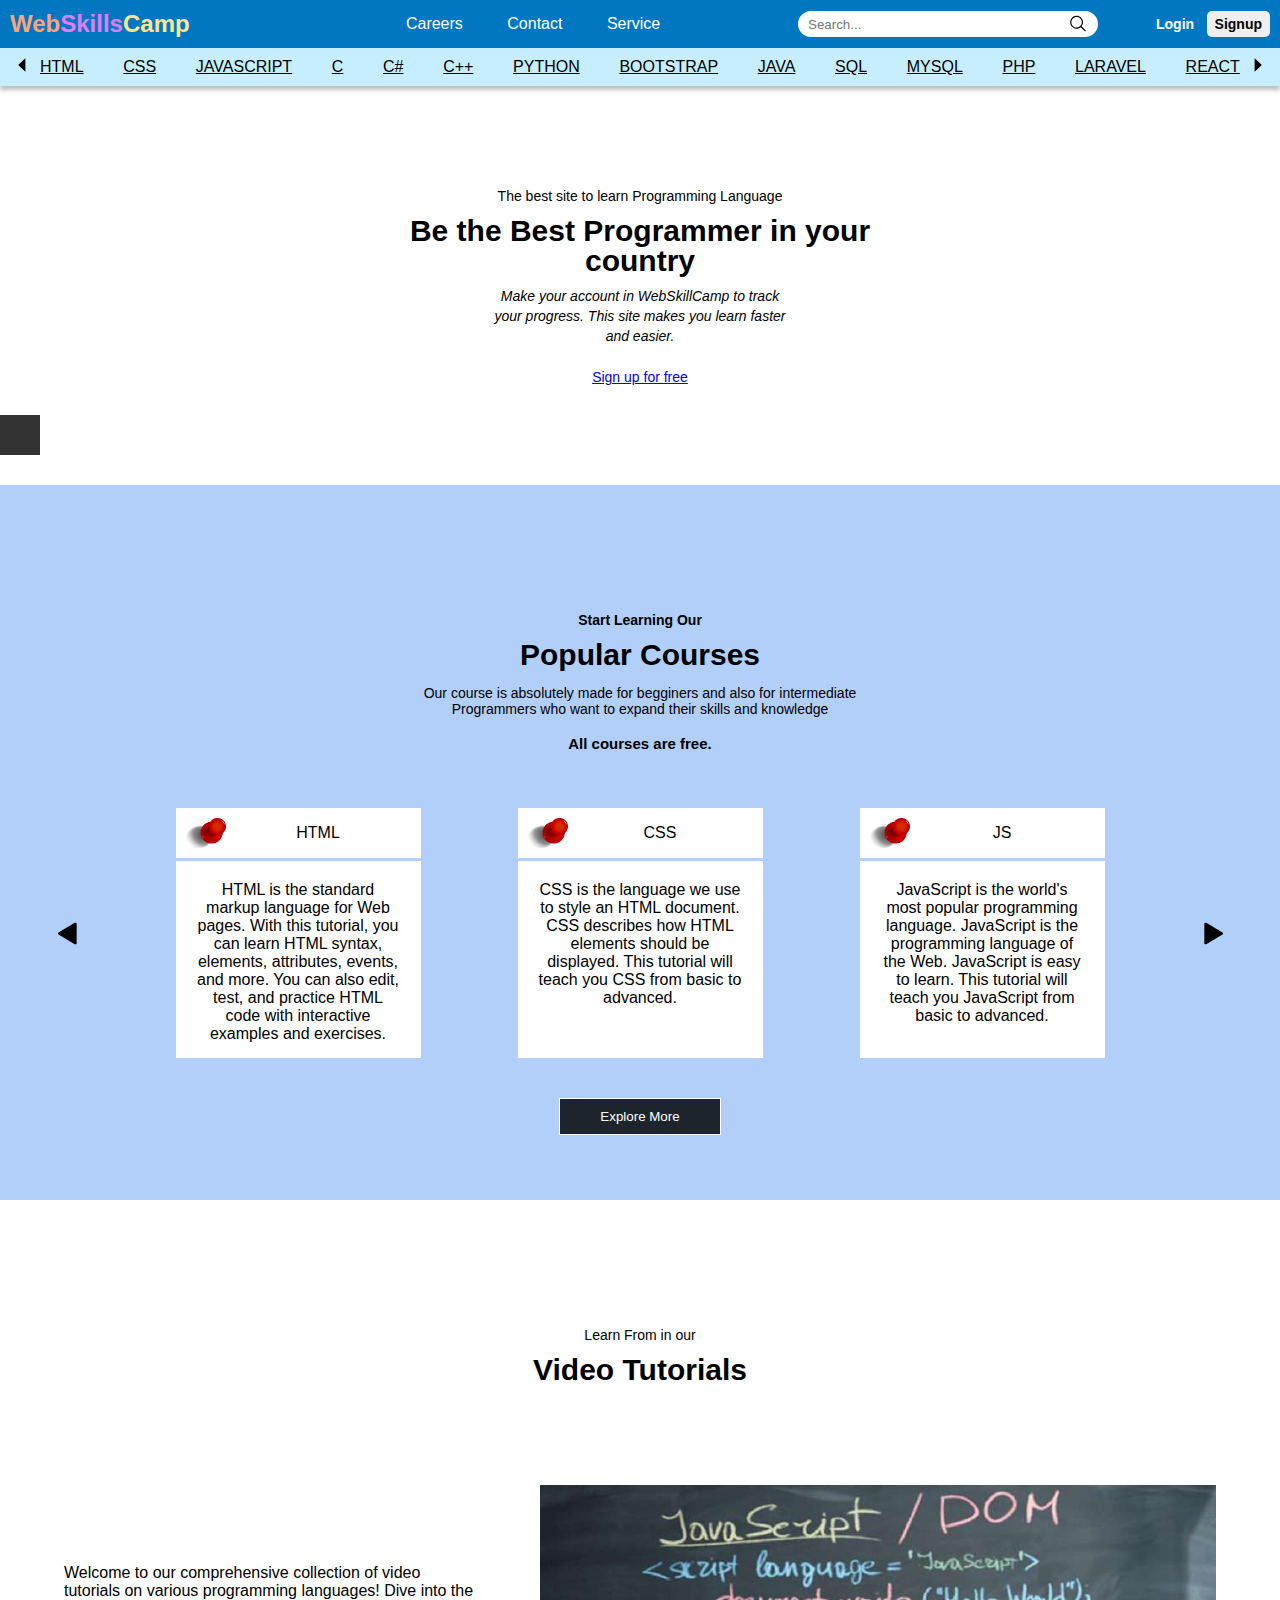
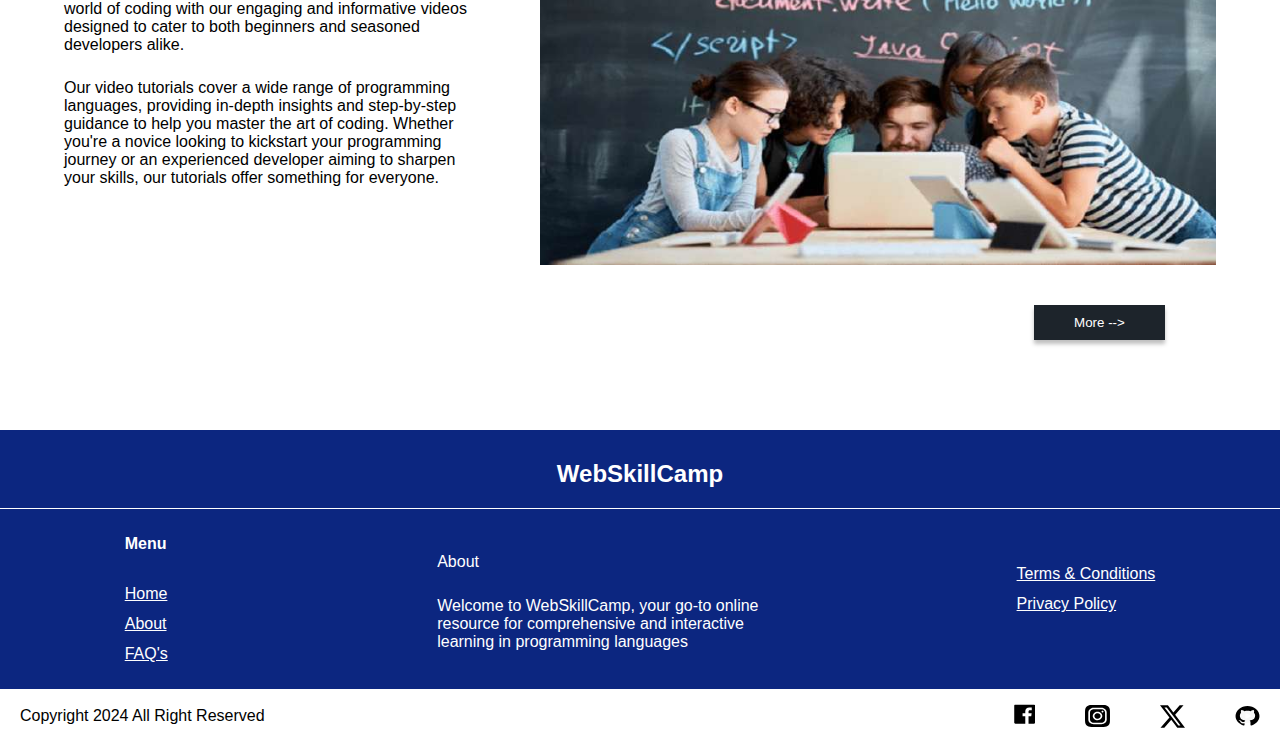
<file: index.html>
<!DOCTYPE html>
<html lang="en">
<head>
    <meta charset="UTF-8">
    <meta name="viewport" content="width=device-width, initial-scale=1.0">
    <title>WebSkillCamp</title>
    <link rel="stylesheet" href="style.css">
    <link rel="stylesheet" href="footer.css">
    <link rel="stylesheet" href="https://cdnjs.cloudflare.com/ajax/libs/font-awesome/6.5.2/css/all.min.css" integrity="sha512-SnH5WK+bZxgPHs44uWIX+LLJAJ9/2PkPKZ5QiAj6Ta86w+fsb2TkcmfRyVX3pBnMFcV7oQPJkl9QevSCWr3W6A==" crossorigin="anonymous" referrerpolicy="no-referrer" />
    <script defer src="script.js"></script>
</head>
<body>
    <div class="container">
        <header>
            <div class="header_wrapper">
                <h1 class="logo"><a href="">Skills</a></h1>
                <nav class="nav">
                    <ul>
                        <li><a href="career.html">Careers</a></li>
                        <li><a href="contact.html">Contact</a></li>
                        <li><a href="service.html">Service</a></li>
                    </ul>
                </nav>
                <div class="search_con">
                    <input type="search" name="search" id="search" placeholder="Search...">
                    <svg width="20" height="20" viewBox="0 0 32 32" fill="none" xmlns="http://www.w3.org/2000/svg">
                        <path d="M29 27.5861L21.448 20.0341C23.2628 17.8554 24.1678 15.061 23.9747 12.232C23.7816 9.40309 22.5052 6.75751 20.4112 4.84563C18.3172 2.93376 15.5667 1.90279 12.732 1.9672C9.89717 2.03161 7.19635 3.18644 5.19133 5.19146C3.18632 7.19647 2.03149 9.89729 1.96708 12.7321C1.90267 15.5669 2.93363 18.3173 4.84551 20.4114C6.75738 22.5054 9.40296 23.7817 12.2319 23.9748C15.0608 24.1679 17.8553 23.2629 20.034 21.4481L27.586 29.0001L29 27.5861ZM3.99999 13.0001C3.99999 11.2201 4.52783 9.48003 5.51677 7.99998C6.5057 6.51994 7.91131 5.36639 9.55584 4.6852C11.2004 4.00401 13.01 3.82578 14.7558 4.17305C16.5016 4.52032 18.1053 5.37748 19.364 6.63615C20.6226 7.89483 21.4798 9.49847 21.8271 11.2443C22.1743 12.9901 21.9961 14.7997 21.3149 16.4443C20.6337 18.0888 19.4802 19.4944 18.0001 20.4833C16.5201 21.4723 14.78 22.0001 13 22.0001C10.6139 21.9975 8.32621 21.0484 6.63896 19.3612C4.9517 17.6739 4.00264 15.3863 3.99999 13.0001Z" fill="black"/>
                    </svg>
                </div>
                <div class="btn_con">
                    <button id="login">Login</button>
                    <button id="signup">Signup</button>
                </div>
                <div class="bar" id="hamburger">
                <svg width="24" height="24" viewBox="0 0 24 24" fill="none" xmlns="http://www.w3.org/2000/svg">
                    <path d="M20 17.5C20.3852 17.5002 20.7556 17.6486 21.0344 17.9144C21.3132 18.1802 21.479 18.5431 21.4975 18.9279C21.516 19.3127 21.3858 19.6898 21.1338 19.9812C20.8818 20.2726 20.5274 20.4558 20.144 20.493L20 20.5H4C3.61478 20.4998 3.24441 20.3514 2.96561 20.0856C2.68682 19.8198 2.52099 19.4569 2.50248 19.0721C2.48396 18.6873 2.61419 18.3102 2.86618 18.0188C3.11816 17.7274 3.47258 17.5442 3.856 17.507L4 17.5H20ZM20 10.5C20.3978 10.5 20.7794 10.658 21.0607 10.9393C21.342 11.2206 21.5 11.6022 21.5 12C21.5 12.3978 21.342 12.7794 21.0607 13.0607C20.7794 13.342 20.3978 13.5 20 13.5H4C3.60218 13.5 3.22064 13.342 2.93934 13.0607C2.65804 12.7794 2.5 12.3978 2.5 12C2.5 11.6022 2.65804 11.2206 2.93934 10.9393C3.22064 10.658 3.60218 10.5 4 10.5H20ZM20 3.5C20.3978 3.5 20.7794 3.65804 21.0607 3.93934C21.342 4.22064 21.5 4.60218 21.5 5C21.5 5.39782 21.342 5.77936 21.0607 6.06066C20.7794 6.34196 20.3978 6.5 20 6.5H4C3.60218 6.5 3.22064 6.34196 2.93934 6.06066C2.65804 5.77936 2.5 5.39782 2.5 5C2.5 4.60218 2.65804 4.22064 2.93934 3.93934C3.22064 3.65804 3.60218 3.5 4 3.5H20Z" fill="black"/>
                    </svg>
                </div>
            </div>
            <div class="languages">
                <div class="langauge_wrapper">
                    <!-- need to fix -->
                    <ul>
                        <li>
                            <svg width="45" height="32" viewBox="0 0 55 51" fill="none" xmlns="http://www.w3.org/2000/svg">
                                <path d="M32.0833 14.875V36.125L20.6249 25.5L32.0833 14.875Z" fill="black"/>
                            </svg>
                        </li>
                        <li><a href="">HTML</a></li>
                        <li><a href="">CSS</a></li>
                        <li><a href="">JAVASCRIPT</a></li>
                        <li><a href="">C</a></li>
                        <li><a href="">C#</a></li>
                        <li><a href="">C++</a></li>
                        <li><a href="">PYTHON</a></li>
                        <li><a href="">BOOTSTRAP</a></li>
                        <li><a href="">JAVA</a></li>
                        <li><a href="">SQL</a></li>
                        <li><a href="">MYSQL</a></li>
                        <li><a href="">PHP</a></li>
                        <li><a href="">LARAVEL</a></li>
                        <li><a href="">REACT</a></li>
                        <li><svg width="45" height="32" viewBox="0 0 55 51" fill="none" xmlns="http://www.w3.org/2000/svg">
                        <path d="M22.9167 36.125V14.875L34.375 25.5L22.9167 36.125Z" fill="black"/>
                        </svg>
                            </li>
                        </ul>
                    </div>
                </div>
        </header>
    </div>
    <a href="#footer" class="navigate_footer" id="up"><i class="fa-solid fa-chevron-down"></i></a>
    <main>
        <div class="txt_container">
            <p>The best site to learn Programming Language</p>
            <h2>Be the Best Programmer in your country</h2>
            <small>Make your account in WebSkillCamp to track your progress. This site makes you learn faster and easier.</small>
            <br>
            <a href="signup.html">Sign up for free</a>
        </div>
    </main>

    <section class="popular_courses">
        <div class="txt_container">
            <p>Start Learning Our</p>
            <h2>Popular Courses</h2>
            <p>Our course is absolutely made for begginers and also for intermediate Programmers who want to expand their skills and knowledge</p>
            <br>
            <strong>All courses are free.</strong>
        </div>
        <div class="box_container">
            <svg width="30" height="53" viewBox="0 0 61 53" fill="none" xmlns="http://www.w3.org/2000/svg">
                <g clip-path="url(#clip0_114_22)">
                <path d="M56.2916 46.3749V6.62487C56.2902 6.22242 56.1624 5.82793 55.9221 5.48388C55.6818 5.13982 55.3381 4.85921 54.9279 4.67227C54.5177 4.48532 54.0566 4.39912 53.5942 4.42293C53.1318 4.44675 52.6857 4.57967 52.3038 4.80741L19.2621 24.6824C17.8921 25.5061 17.8921 27.4892 19.2621 28.3151L52.3038 48.1901C52.6849 48.4202 53.1312 48.5551 53.5944 48.5802C54.0576 48.6053 54.5198 48.5196 54.9308 48.3325C55.3419 48.1454 55.6861 47.864 55.926 47.5189C56.1659 47.1737 56.2924 46.7781 56.2916 46.3749Z" fill="black"/>
                </g>
                <defs>
                <clipPath id="clip0_114_22">
                <rect width="53" height="61" fill="white" transform="matrix(0 -1 1 0 0 53)"/>
                </clipPath>
                </defs>
            </svg>
            <div class="box">
                <div class="box_header">
                    <img src="img/Drawing-Pin.png" class="pin">
                    <span>HTML</span>
                </div>
                <div class="box_body">
                    <p>HTML is the standard markup language for Web pages. With this tutorial, you can learn HTML syntax, elements, attributes, events, and more. You can also edit, test, and practice HTML code with interactive examples and exercises.</p>
                </div>
            </div>
            <div class="box">
                <div class="box_header">
                    <img src="img/Drawing-Pin.png" class="pin">
                    <span>CSS</span>
                </div>
                <div class="box_body">
                    <p>CSS is the language we use to style an HTML document.
                        CSS describes how HTML elements should be displayed.
                        This tutorial will teach you CSS from basic to advanced.</p>
                </div>
            </div>
            <div class="box">
                <div class="box_header">
                    <img src="img/Drawing-Pin.png" class="pin">
                    <span>JS</span>
                </div>
                <div class="box_body">
                    <p>JavaScript is the world's most popular programming language.
                        JavaScript is the programming language of the Web.
                        JavaScript is easy to learn.
                        This tutorial will teach you JavaScript from basic to advanced.</p>
                </div>
            </div>
            <svg width="30" height="53" viewBox="0 0 61 53" fill="none" xmlns="http://www.w3.org/2000/svg">
                <g clip-path="url(#clip0_128_6570)">
                <path d="M4.70837 6.62513V46.3751C4.70982 46.7776 4.83757 47.1721 5.07787 47.5161C5.31817 47.8602 5.66191 48.1408 6.07211 48.3277C6.4823 48.5147 6.94341 48.6009 7.4058 48.5771C7.86819 48.5533 8.31434 48.4203 8.69625 48.1926L41.7379 28.3176C43.1079 27.4939 43.1079 25.5108 41.7379 24.6849L8.69625 4.80988C8.31514 4.57982 7.86876 4.44492 7.4056 4.41981C6.94244 4.3947 6.48022 4.48036 6.06916 4.66747C5.6581 4.85458 5.31391 5.136 5.07401 5.48113C4.8341 5.82627 4.70764 6.22193 4.70837 6.62513Z" fill="black"/>
                </g>
                <defs>
                <clipPath id="clip0_128_6570">
                <rect width="53" height="61" fill="white" transform="matrix(0 1 -1 0 61 0)"/>
                </clipPath>
                </defs>
            </svg>
        </div>
        <button id="explore_btn" class="btn_black">
            Explore More
        </button>
    </section>

    <section class="video_tutorials_sec">
        <div class="txt_container">
            <p>Learn From in our</p>
            <h2>Video Tutorials</h2>
        </div>
        <div class="vid_wrapper">
            <div class="text">
                <p>Welcome to our comprehensive collection of video tutorials on various programming languages! Dive into the world of coding with our engaging and informative videos designed to cater to both beginners and seasoned developers alike.</p>
                    
                <p>Our video tutorials cover a wide range of programming languages, providing in-depth insights and step-by-step guidance to help you master the art of coding. Whether you're a novice looking to kickstart your programming journey or an experienced developer aiming to sharpen your skills, our tutorials offer something for everyone.</p>
            </div>

            <div class="vid_con">
                <img src="img/aboutus.jpg">
            </div>
        </div>
        <button id="more_btn" class="btn_black">
            More --&gt;
        </button>
    </section>
    <footer id="footer">
        <div class="logo_footer_con">
            <h2>WebSkillCamp</h2>
        </div>
        <div class="footer_navagations">
            <div>
                <strong>Menu</strong>
                <ul>
                    <li><a href="index.html">Home</a></li>
                    <li><a href="about.html">About</a></li>
                    <li><a href="FAQ.html">FAQ's</a></li>
                </ul>
            </div>
            <div class="footer_about">
                <strong>About</strong>
               <p>Welcome to WebSkillCamp, your go-to online resource for comprehensive and interactive learning in programming languages </p>
            </div>
            <div>
                <a href="terms.html">Terms & Conditions</a>
                <br>
                <a href="privacy.html">Privacy Policy</a>
            </div>
        </div>
        <div class="footer_end">
            <div class="copy">
                <p>Copyright <span>2024 All Right Reserved</span></p>
            </div>
            <div class="social_icons">
                <svg width="59" height="54" viewBox="0 0 59 54" fill="none" xmlns="http://www.w3.org/2000/svg">
                <g clip-path="url(#clip0_244_362)">
                    <path fill-rule="evenodd" clip-rule="evenodd" d="M43.7406 45.0049V27.5786H50.1323L51.0886 20.7881H43.7382V16.4524C43.7382 14.4859 44.3355 13.1449 47.4183 13.1449H51.3467V7.06988C49.4442 6.88458 47.532 6.79445 45.6188 6.79988C39.9548 6.79988 36.078 9.96563 36.078 15.7774V20.7881H29.6667V27.5786H36.0755V45.0049H12.714C11.2144 45.0049 10 43.8934 10 42.5209V2.48888C10 1.11638 11.2144 0.00488281 12.714 0.00488281H56.4527C57.9522 0.00488281 59.1667 1.11638 59.1667 2.48888V42.5209C59.1667 43.8934 57.9522 45.0049 56.4527 45.0049H43.7406Z" fill="black"/>
                </g>
                <defs>
                <clipPath id="clip0_244_362">
                <rect width="59" height="54" fill="white"/>
                </clipPath>
                </defs>
                </svg>
                <svg width="52" height="46" viewBox="0 0 52 46" fill="none" xmlns="http://www.w3.org/2000/svg">
                    <path d="M26 17.296C24.7247 17.296 23.4781 17.6305 22.4177 18.2573C21.3573 18.8841 20.5309 19.7749 20.0428 20.8172C19.5548 21.8594 19.4271 23.0063 19.6759 24.1128C19.9247 25.2193 20.5388 26.2356 21.4406 27.0333C22.3423 27.8311 23.4913 28.3743 24.7421 28.5944C25.9928 28.8145 27.2893 28.7015 28.4675 28.2698C29.6458 27.8381 30.6528 27.107 31.3613 26.169C32.0698 25.231 32.448 24.1281 32.448 23C32.448 22.2509 32.2812 21.5092 31.9572 20.8172C31.6331 20.1251 31.1582 19.4963 30.5594 18.9667C29.9607 18.437 29.2499 18.0168 28.4675 17.7302C27.6852 17.4435 26.8468 17.296 26 17.296ZM51.818 11.661C51.8043 9.88484 51.4346 8.12491 50.726 6.463C50.2041 5.2469 49.3967 4.14252 48.3569 3.22273C47.3172 2.30294 46.0687 1.58865 44.694 1.127C42.8153 0.500167 40.8258 0.1731 38.818 0.161C35.464 -1.61036e-07 34.476 0 26 0C17.524 0 16.536 -1.61036e-07 13.182 0.161C11.1742 0.1731 9.18469 0.500167 7.306 1.127C5.93128 1.58865 4.68284 2.30294 3.64308 3.22273C2.60332 4.14252 1.79587 5.2469 1.274 6.463C0.565406 8.12491 0.195678 9.88484 0.182 11.661C-1.83865e-07 14.628 0 15.502 0 23C0 30.498 -1.83865e-07 31.372 0.182 34.339C0.209986 36.1214 0.579213 37.8867 1.274 39.56C1.79355 40.7705 2.60033 41.8685 3.64 42.78C4.6753 43.7053 5.92641 44.4196 7.306 44.873C9.18469 45.4998 11.1742 45.8269 13.182 45.839C16.536 46 17.524 46 26 46C34.476 46 35.464 46 38.818 45.839C40.8258 45.8269 42.8153 45.4998 44.694 44.873C46.0736 44.4196 47.3247 43.7053 48.36 42.78C49.3997 41.8685 50.2064 40.7705 50.726 39.56C51.4339 37.8899 51.8036 36.1226 51.818 34.339C52 31.372 52 30.498 52 23C52 15.502 52 14.628 51.818 11.661ZM45.214 30.061C45.1306 31.4803 44.7881 32.8784 44.2 34.201C43.6953 35.3043 42.9449 36.3065 41.9935 37.1481C41.0421 37.9897 39.9092 38.6535 38.662 39.1C37.1527 39.5913 35.5635 39.8631 33.956 39.905H18.044C16.4365 39.8631 14.8473 39.5913 13.338 39.1C12.0487 38.6762 10.8843 38 9.932 37.122C8.98993 36.2969 8.26239 35.3001 7.8 34.201C7.24245 32.8673 6.94358 31.4598 6.916 30.038V15.962C6.94358 14.5402 7.24245 13.1327 7.8 11.799C8.27913 10.6584 9.04351 9.62844 10.036 8.786C10.9729 7.95713 12.0985 7.31422 13.338 6.9C14.8473 6.40873 16.4365 6.13688 18.044 6.095H33.956C35.5635 6.13688 37.1527 6.40873 38.662 6.9C39.9513 7.32385 41.1157 8.00003 42.068 8.878C43.0101 9.70312 43.7376 10.6999 44.2 11.799C44.7553 13.1341 45.0627 14.54 45.11 15.962V23C45.11 27.738 45.292 28.221 45.214 30.038V30.061ZM41.054 12.949C40.7444 12.2061 40.2564 11.5314 39.6234 10.9715C38.9905 10.4116 38.2278 9.97985 37.388 9.706C36.2348 9.3524 35.0203 9.18112 33.8 9.2H18.2C16.9735 9.2106 15.7588 9.41306 14.612 9.798C13.785 10.0594 13.0304 10.4735 12.3983 11.0129C11.7662 11.5522 11.2712 12.2043 10.946 12.926C10.5684 13.9503 10.384 15.0227 10.4 16.1V29.9C10.4258 30.9838 10.6542 32.0563 11.076 33.074C11.3856 33.8169 11.8736 34.4916 12.5066 35.0515C13.1395 35.6114 13.9022 36.0432 14.742 36.317C15.8513 36.6779 17.0187 36.8798 18.2 36.915H33.8C35.0265 36.9044 36.2412 36.7019 37.388 36.317C38.2278 36.0432 38.9905 35.6114 39.6234 35.0515C40.2564 34.4916 40.7444 33.8169 41.054 33.074C41.4892 32.0595 41.718 30.985 41.73 29.9V16.1C41.7308 15.0139 41.5015 13.9374 41.054 12.926V12.949ZM26 31.786C24.6969 31.786 23.4067 31.5586 22.2031 31.1168C20.9996 30.6749 19.9064 30.0274 18.9862 29.2113C18.066 28.3951 17.3369 27.4264 16.8406 26.3605C16.3443 25.2947 16.0906 24.1527 16.094 23C16.094 21.2613 16.6772 19.5617 17.7697 18.1164C18.8622 16.671 20.4149 15.5449 22.2312 14.8806C24.0476 14.2163 26.0459 14.0437 27.9732 14.3845C29.9005 14.7254 31.6702 15.5645 33.0582 16.7955C34.4462 18.0266 35.39 19.5942 35.7703 21.3001C36.1506 23.0059 35.9502 24.7732 35.1945 26.3782C34.4388 27.9833 33.1617 29.3538 31.525 30.3165C29.8883 31.2791 27.9655 31.7906 26 31.786ZM36.4 15.939C35.8252 15.8852 35.2934 15.6451 34.9068 15.265C34.5202 14.885 34.3063 14.3918 34.3063 13.8805C34.3063 13.3692 34.5202 12.876 34.9068 12.496C35.2934 12.1159 35.8252 11.8758 36.4 11.822C36.9748 11.8758 37.5066 12.1159 37.8932 12.496C38.2798 12.876 38.4937 13.3692 38.4937 13.8805C38.4937 14.3918 38.2798 14.885 37.8932 15.265C37.5066 15.6451 36.9748 15.8852 36.4 15.939Z" fill="black"/>
                </svg>
                <svg width="46" height="41" viewBox="0 0 46 41" fill="none" xmlns="http://www.w3.org/2000/svg">
                    <path d="M36.2243 0H43.2812L27.8679 17.3659L46 41H31.8062L20.681 26.6697L7.96654 41H0.899609L17.3824 22.4219L0 0H14.5537L24.5993 13.0983L36.2243 0ZM33.7453 36.8409H37.6536L12.4246 3.94231H8.22642L33.7453 36.8409Z" fill="black"/>
                </svg>
                <svg width="54" height="44" viewBox="0 0 54 44" fill="none" xmlns="http://www.w3.org/2000/svg">
                    <g clip-path="url(#clip0_91_337)">
                    <rect width="54" height="44" fill="white"/>
                    <path fill-rule="evenodd" clip-rule="evenodd" d="M27 7.3335C28.9237 7.3335 30.897 7.37383 32.8095 7.43983L35.0685 7.52783L37.2308 7.63233L39.2558 7.74416L41.1052 7.8615C43.1124 7.98667 45.001 8.68457 46.4389 9.8324C47.8769 10.9802 48.772 12.5045 48.9668 14.137L49.0567 14.9162L49.2255 16.5845C49.383 18.3133 49.5 20.198 49.5 22.0002C49.5 23.8023 49.383 25.687 49.2255 27.4158L49.0567 29.0842C49.0275 29.3518 48.9983 29.6103 48.9668 29.8633C48.7719 31.4961 47.8765 33.0206 46.4381 34.1685C44.9997 35.3164 43.1105 36.0141 41.103 36.1388L39.258 36.2543L37.233 36.368L35.0685 36.4725L32.8095 36.5605C30.8741 36.629 28.9372 36.6645 27 36.6668C25.0628 36.6645 23.1259 36.629 21.1905 36.5605L18.9315 36.4725L16.7692 36.368L14.7443 36.2543L12.8947 36.1388C10.8876 36.0137 8.99899 35.3158 7.56106 34.1679C6.12314 33.0201 5.22804 31.4958 5.03325 29.8633L4.94325 29.0842L4.7745 27.4158C4.60246 25.6139 4.5109 23.8075 4.5 22.0002C4.5 20.198 4.617 18.3133 4.7745 16.5845L4.94325 14.9162C4.9725 14.6485 5.00175 14.39 5.03325 14.137C5.22797 12.5048 6.12274 10.9808 7.56021 9.83296C8.99767 8.68516 10.8858 7.98708 12.8925 7.8615L14.7397 7.74416L16.7648 7.63233L18.9293 7.52783L21.1882 7.43983C23.1244 7.37132 25.0621 7.33587 27 7.3335ZM22.5 17.5543V26.446C22.5 27.293 23.625 27.821 24.525 27.3993L33.975 22.9535C34.1806 22.857 34.3514 22.7181 34.4702 22.5508C34.589 22.3834 34.6515 22.1935 34.6515 22.0002C34.6515 21.8068 34.589 21.6169 34.4702 21.4496C34.3514 21.2822 34.1806 21.1433 33.975 21.0468L24.525 16.6028C24.3197 16.5063 24.0868 16.4554 23.8498 16.4555C23.6127 16.4555 23.3799 16.5064 23.1746 16.603C22.9694 16.6996 22.799 16.8386 22.6805 17.0059C22.5621 17.1732 22.4998 17.363 22.5 17.5562V17.5543Z" fill="#F8F8F8"/>
                    <path d="M27 0.333496C23.6075 0.333496 20.2483 0.893921 17.114 1.98277C13.9798 3.07162 11.1319 4.66758 8.7331 6.67952C3.88841 10.7428 1.16669 16.2538 1.16669 22.0002C1.16669 31.5768 8.58085 39.7018 18.8367 42.5835C20.1284 42.7568 20.5417 42.0852 20.5417 41.5002V37.8385C13.3859 39.1385 11.8617 34.9352 11.8617 34.9352C10.6734 32.4218 8.99419 31.7502 8.99419 31.7502C6.64335 30.4068 9.17502 30.4502 9.17502 30.4502C11.7584 30.6018 13.1275 32.6818 13.1275 32.6818C15.375 35.9752 19.1725 35.0002 20.645 34.4802C20.8775 33.0718 21.5492 32.1185 22.2725 31.5768C16.5375 31.0352 10.5184 29.1718 10.5184 20.9168C10.5184 18.5118 11.5 16.5835 13.1792 15.0452C12.9209 14.5035 12.0167 12.2502 13.4375 9.32516C13.4375 9.32516 15.6075 8.74016 20.5417 11.5352C22.5825 11.0585 24.8042 10.8202 27 10.8202C29.1959 10.8202 31.4175 11.0585 33.4584 11.5352C38.3925 8.74016 40.5625 9.32516 40.5625 9.32516C41.9834 12.2502 41.0792 14.5035 40.8209 15.0452C42.5 16.5835 43.4817 18.5118 43.4817 20.9168C43.4817 29.1935 37.4367 31.0135 31.6759 31.5552C32.6059 32.2268 33.4584 33.5485 33.4584 35.5635V41.5002C33.4584 42.0852 33.8717 42.7785 35.1892 42.5835C45.445 39.6802 52.8334 31.5768 52.8334 22.0002C52.8334 19.1549 52.1652 16.3374 50.8669 13.7087C49.5687 11.08 47.6658 8.69145 45.2669 6.67952C42.8681 4.66758 40.0203 3.07162 36.886 1.98277C33.7518 0.893921 30.3925 0.333496 27 0.333496Z" fill="black"/>
                    </g>
                    <defs>
                    <clipPath id="clip0_91_337">
                    <rect width="54" height="44" fill="white"/>
                    </clipPath>
                    </defs>
                </svg>   
            </div>
        </div>
    </footer>
</body>
</html>
</file>
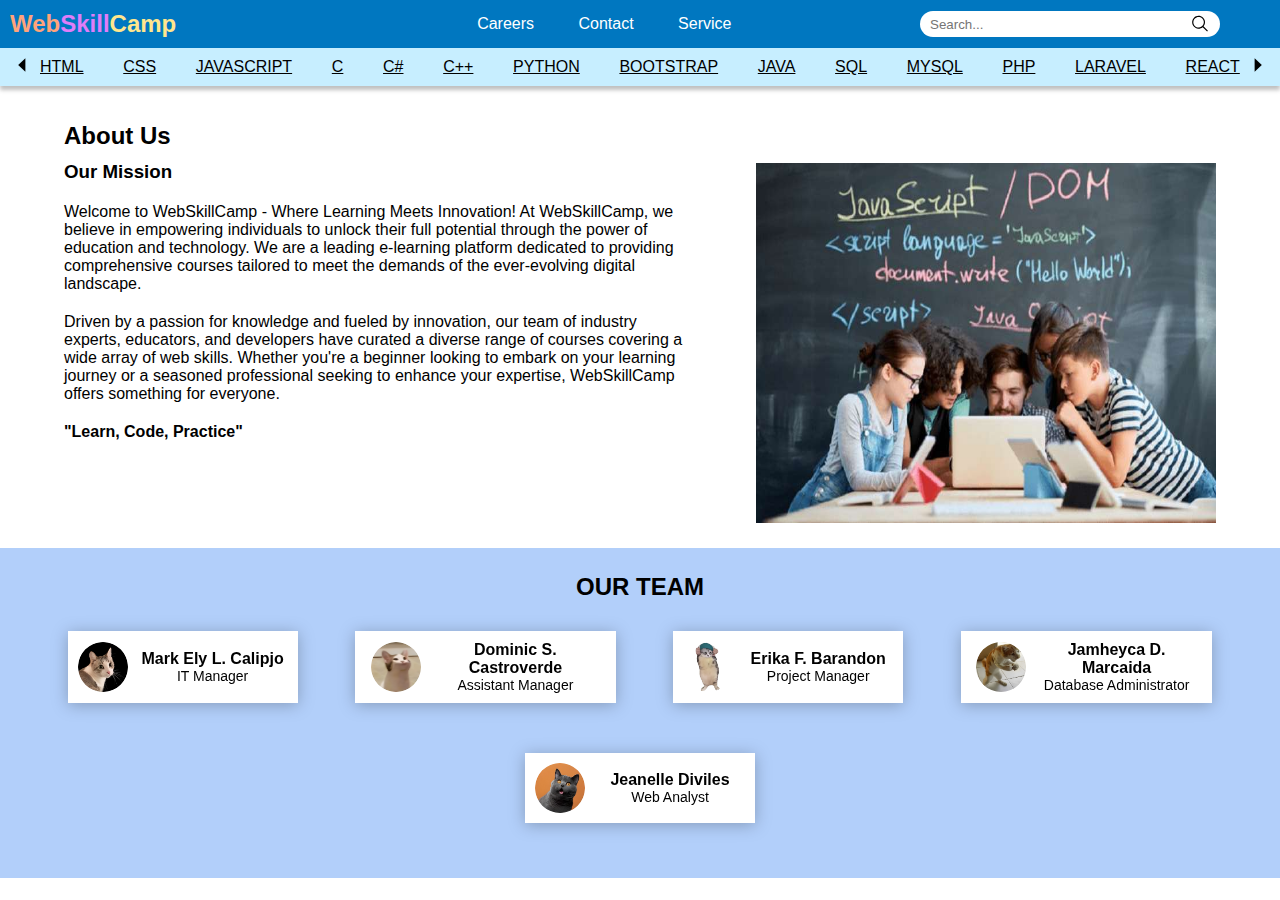
<file: about.html>
<!DOCTYPE html>
<html lang="en">
<head>
    <meta charset="UTF-8">
    <meta name="viewport" content="width=device-width, initial-scale=1.0">
    <title>About</title>
    <link rel="stylesheet" href="style.css">
    <link rel="stylesheet" href="about.css">    <link rel="stylesheet" href="footer.css">
    <script defer src="script.js"></script>
</head>
<body>
    <div class="container">
        <header>
            <div class="header_wrapper">
                <h1 class="logo"><a href="index.html">Skill</a></h1>
                <nav class="nav">
                    <ul>
                        <li><a href="career.html">Careers</a></li>
                        <li><a href="contact.html">Contact</a></li>
                        <li><a href="service.html">Service</a></li>
                    </ul>
                </nav>
                <div class="search_con">
                    <input type="search" name="search" id="search" placeholder="Search...">
                    <svg width="20" height="20" viewBox="0 0 32 32" fill="none" xmlns="http://www.w3.org/2000/svg">
                        <path d="M29 27.5861L21.448 20.0341C23.2628 17.8554 24.1678 15.061 23.9747 12.232C23.7816 9.40309 22.5052 6.75751 20.4112 4.84563C18.3172 2.93376 15.5667 1.90279 12.732 1.9672C9.89717 2.03161 7.19635 3.18644 5.19133 5.19146C3.18632 7.19647 2.03149 9.89729 1.96708 12.7321C1.90267 15.5669 2.93363 18.3173 4.84551 20.4114C6.75738 22.5054 9.40296 23.7817 12.2319 23.9748C15.0608 24.1679 17.8553 23.2629 20.034 21.4481L27.586 29.0001L29 27.5861ZM3.99999 13.0001C3.99999 11.2201 4.52783 9.48003 5.51677 7.99998C6.5057 6.51994 7.91131 5.36639 9.55584 4.6852C11.2004 4.00401 13.01 3.82578 14.7558 4.17305C16.5016 4.52032 18.1053 5.37748 19.364 6.63615C20.6226 7.89483 21.4798 9.49847 21.8271 11.2443C22.1743 12.9901 21.9961 14.7997 21.3149 16.4443C20.6337 18.0888 19.4802 19.4944 18.0001 20.4833C16.5201 21.4723 14.78 22.0001 13 22.0001C10.6139 21.9975 8.32621 21.0484 6.63896 19.3612C4.9517 17.6739 4.00264 15.3863 3.99999 13.0001Z" fill="black"/>
                    </svg>
                </div>
                <div class="bar" id="hamburger">
                <svg width="24" height="24" viewBox="0 0 24 24" fill="none" xmlns="http://www.w3.org/2000/svg">
                    <path d="M20 17.5C20.3852 17.5002 20.7556 17.6486 21.0344 17.9144C21.3132 18.1802 21.479 18.5431 21.4975 18.9279C21.516 19.3127 21.3858 19.6898 21.1338 19.9812C20.8818 20.2726 20.5274 20.4558 20.144 20.493L20 20.5H4C3.61478 20.4998 3.24441 20.3514 2.96561 20.0856C2.68682 19.8198 2.52099 19.4569 2.50248 19.0721C2.48396 18.6873 2.61419 18.3102 2.86618 18.0188C3.11816 17.7274 3.47258 17.5442 3.856 17.507L4 17.5H20ZM20 10.5C20.3978 10.5 20.7794 10.658 21.0607 10.9393C21.342 11.2206 21.5 11.6022 21.5 12C21.5 12.3978 21.342 12.7794 21.0607 13.0607C20.7794 13.342 20.3978 13.5 20 13.5H4C3.60218 13.5 3.22064 13.342 2.93934 13.0607C2.65804 12.7794 2.5 12.3978 2.5 12C2.5 11.6022 2.65804 11.2206 2.93934 10.9393C3.22064 10.658 3.60218 10.5 4 10.5H20ZM20 3.5C20.3978 3.5 20.7794 3.65804 21.0607 3.93934C21.342 4.22064 21.5 4.60218 21.5 5C21.5 5.39782 21.342 5.77936 21.0607 6.06066C20.7794 6.34196 20.3978 6.5 20 6.5H4C3.60218 6.5 3.22064 6.34196 2.93934 6.06066C2.65804 5.77936 2.5 5.39782 2.5 5C2.5 4.60218 2.65804 4.22064 2.93934 3.93934C3.22064 3.65804 3.60218 3.5 4 3.5H20Z" fill="black"/>
                    </svg>
                </div>
            </div>
            <div class="languages">
                <div class="langauge_wrapper">
                    <!-- need to fix -->
                    <ul>
                        <li>
                            <svg width="45" height="32" viewBox="0 0 55 51" fill="none" xmlns="http://www.w3.org/2000/svg">
                                <path d="M32.0833 14.875V36.125L20.6249 25.5L32.0833 14.875Z" fill="black"/>
                            </svg>
                        </li>
                        <li><a href="">HTML</a></li>
                        <li><a href="">CSS</a></li>
                        <li><a href="">JAVASCRIPT</a></li>
                        <li><a href="">C</a></li>
                        <li><a href="">C#</a></li>
                        <li><a href="">C++</a></li>
                        <li><a href="">PYTHON</a></li>
                        <li><a href="">BOOTSTRAP</a></li>
                        <li><a href="">JAVA</a></li>
                        <li><a href="">SQL</a></li>
                        <li><a href="">MYSQL</a></li>
                        <li><a href="">PHP</a></li>
                        <li><a href="">LARAVEL</a></li>
                        <li><a href="">REACT</a></li>
                        <li><svg width="45" height="32" viewBox="0 0 55 51" fill="none" xmlns="http://www.w3.org/2000/svg">
                        <path d="M22.9167 36.125V14.875L34.375 25.5L22.9167 36.125Z" fill="black"/>
                        </svg>
                            </li>
                        </ul>
                    </div>
                </div>
        </header>
    </div>

    <section class="about">
        <h2>About Us</h2>
        <h3>Our Mission</h3>
        <div class="about_wrapper">
            <div class="txt">
                <p>Welcome to WebSkillCamp - Where Learning Meets Innovation!
                    At WebSkillCamp, we believe in empowering individuals to unlock their full potential through the power of education and technology. We are a leading e-learning platform dedicated to providing comprehensive courses tailored to meet the demands of the ever-evolving digital landscape.  </p>
                <p>Driven by a passion for knowledge and fueled by innovation, our team of industry experts, educators, and developers have curated a diverse range of courses covering a wide array of web skills. Whether you're a beginner looking to embark on your learning journey or a seasoned professional seeking to enhance your expertise, WebSkillCamp offers something for everyone.</p>

                <strong>"Learn, Code, Practice"</strong>
            </div>
            <div class="img_con">
                <img src="img/aboutus.jpg" alt="">
            </div>
        </div>
    </section>

    <section class="our_team">
        <h2>OUR TEAM</h2>
        <div class="team_con">
            <div class="each_person" data-tooltip="Hello!,There👋">
                <div class="img_con_prof" >
                    <img src="img/PROFILES/elypf.jpg" alt="">
                </div>
                <div class="person_info">
                    <strong>Mark Ely L. Calipjo</strong>
                    <span>IT Manager</span>
                </div>
            </div>
            <div class="each_person" data-tooltip="Hi! 👋, do you want to play pool">
                <div class="img_con_prof">
                    <img src="img/PROFILES/nicpf.jpg" alt="">
                </div>
                <div class="person_info">
                    <strong>Dominic S. Castroverde</strong>
                    <span>Assistant Manager</span>
                </div>
            </div>
            <div class="each_person" data-tooltip="suppp! 👋, Are you excited?">
                <div class="img_con_prof">
                    <img src="img/PROFILES/erikapf.jpg" alt="">
                </div>
                <div class="person_info">
                    <strong>Erika F. Barandon</strong>
                    <span>Project Manager</span>
                </div>
            </div>
            <div class="each_person" data-tooltip="Hello! 👋, How are you?">
                <div class="img_con_prof">
                    <img src="img/PROFILES/jampf.jpg" alt="">
                </div>
                <div class="person_info">
                    <strong>Jamheyca D. Marcaida</strong>
                    <span>Database Administrator</span>
                </div>
            </div>
            <div class="each_person" data-tooltip="What can I do for you?">
                <div class="img_con_prof">
                    <img src="img/PROFILES/jeanellepf.jpg" alt="">
                </div>
                <div class="person_info">
                    <strong>Jeanelle Diviles</strong>
                    <span>Web Analyst</span>
                </div>
            </div>
        </div>
    </section>
</body>
</html>
</file>
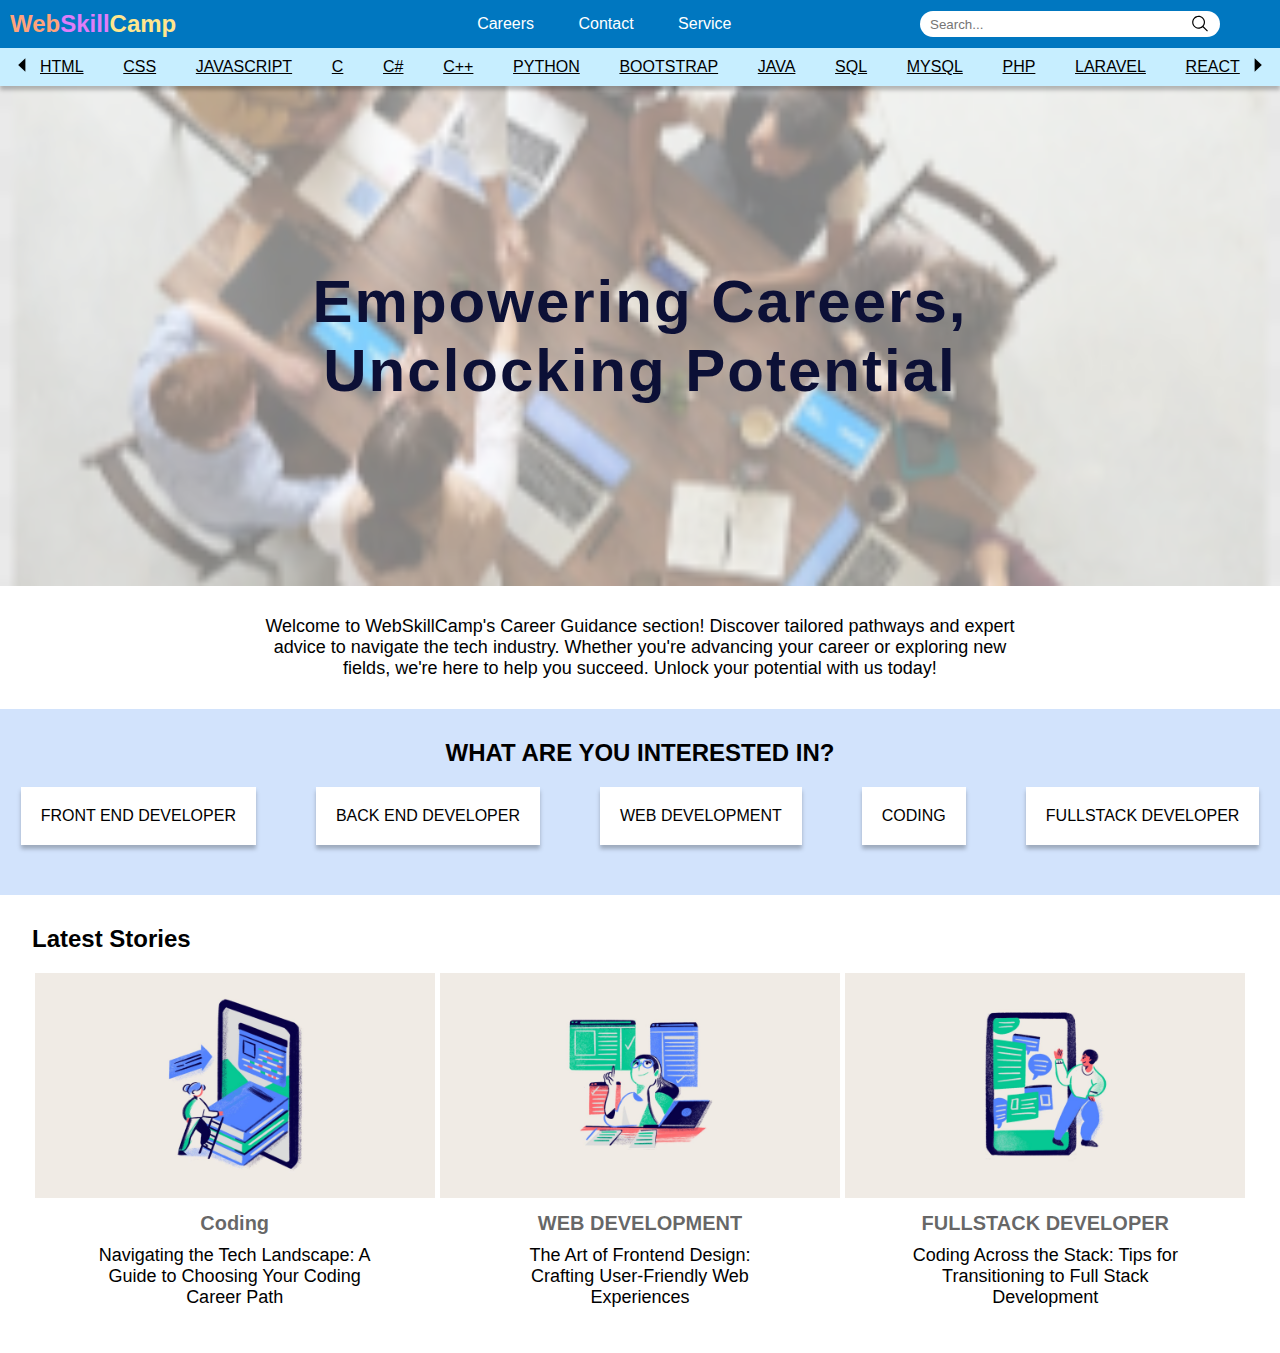
<file: career.html>
<!DOCTYPE html>
<html lang="en">
<head>
    <meta charset="UTF-8">
    <meta name="viewport" content="width=device-width, initial-scale=1.0">
    <title>Career</title>
    <link rel="stylesheet" href="style.css">
    <link rel="stylesheet" href="career.css">   
    <script defer src="script.js"></script>
</head>
<body>
    <div class="container">
        <header>
            <div class="header_wrapper">
                <h1 class="logo"><a href="index.html">Skill</a></h1>
                <nav class="nav">
                    <ul>
                        <li><a href="career.html">Careers</a></li>
                        <li><a href="contact.html">Contact</a></li>
                        <li><a href="service.html">Service</a></li>
                    </ul>
                </nav>
                <div class="search_con">
                    <input type="search" name="search" id="search" placeholder="Search...">
                    <svg width="20" height="20" viewBox="0 0 32 32" fill="none" xmlns="http://www.w3.org/2000/svg">
                        <path d="M29 27.5861L21.448 20.0341C23.2628 17.8554 24.1678 15.061 23.9747 12.232C23.7816 9.40309 22.5052 6.75751 20.4112 4.84563C18.3172 2.93376 15.5667 1.90279 12.732 1.9672C9.89717 2.03161 7.19635 3.18644 5.19133 5.19146C3.18632 7.19647 2.03149 9.89729 1.96708 12.7321C1.90267 15.5669 2.93363 18.3173 4.84551 20.4114C6.75738 22.5054 9.40296 23.7817 12.2319 23.9748C15.0608 24.1679 17.8553 23.2629 20.034 21.4481L27.586 29.0001L29 27.5861ZM3.99999 13.0001C3.99999 11.2201 4.52783 9.48003 5.51677 7.99998C6.5057 6.51994 7.91131 5.36639 9.55584 4.6852C11.2004 4.00401 13.01 3.82578 14.7558 4.17305C16.5016 4.52032 18.1053 5.37748 19.364 6.63615C20.6226 7.89483 21.4798 9.49847 21.8271 11.2443C22.1743 12.9901 21.9961 14.7997 21.3149 16.4443C20.6337 18.0888 19.4802 19.4944 18.0001 20.4833C16.5201 21.4723 14.78 22.0001 13 22.0001C10.6139 21.9975 8.32621 21.0484 6.63896 19.3612C4.9517 17.6739 4.00264 15.3863 3.99999 13.0001Z" fill="black"/>
                    </svg>
                </div>
                <div class="bar" id="hamburger">
                <svg width="24" height="24" viewBox="0 0 24 24" fill="none" xmlns="http://www.w3.org/2000/svg">
                    <path d="M20 17.5C20.3852 17.5002 20.7556 17.6486 21.0344 17.9144C21.3132 18.1802 21.479 18.5431 21.4975 18.9279C21.516 19.3127 21.3858 19.6898 21.1338 19.9812C20.8818 20.2726 20.5274 20.4558 20.144 20.493L20 20.5H4C3.61478 20.4998 3.24441 20.3514 2.96561 20.0856C2.68682 19.8198 2.52099 19.4569 2.50248 19.0721C2.48396 18.6873 2.61419 18.3102 2.86618 18.0188C3.11816 17.7274 3.47258 17.5442 3.856 17.507L4 17.5H20ZM20 10.5C20.3978 10.5 20.7794 10.658 21.0607 10.9393C21.342 11.2206 21.5 11.6022 21.5 12C21.5 12.3978 21.342 12.7794 21.0607 13.0607C20.7794 13.342 20.3978 13.5 20 13.5H4C3.60218 13.5 3.22064 13.342 2.93934 13.0607C2.65804 12.7794 2.5 12.3978 2.5 12C2.5 11.6022 2.65804 11.2206 2.93934 10.9393C3.22064 10.658 3.60218 10.5 4 10.5H20ZM20 3.5C20.3978 3.5 20.7794 3.65804 21.0607 3.93934C21.342 4.22064 21.5 4.60218 21.5 5C21.5 5.39782 21.342 5.77936 21.0607 6.06066C20.7794 6.34196 20.3978 6.5 20 6.5H4C3.60218 6.5 3.22064 6.34196 2.93934 6.06066C2.65804 5.77936 2.5 5.39782 2.5 5C2.5 4.60218 2.65804 4.22064 2.93934 3.93934C3.22064 3.65804 3.60218 3.5 4 3.5H20Z" fill="black"/>
                    </svg>
                </div>
            </div>
            <div class="languages">
                <div class="langauge_wrapper">
                    <!-- need to fix -->
                    <ul>
                        <li>
                            <svg width="45" height="32" viewBox="0 0 55 51" fill="none" xmlns="http://www.w3.org/2000/svg">
                                <path d="M32.0833 14.875V36.125L20.6249 25.5L32.0833 14.875Z" fill="black"/>
                            </svg>
                        </li>
                        <li><a href="">HTML</a></li>
                        <li><a href="">CSS</a></li>
                        <li><a href="">JAVASCRIPT</a></li>
                        <li><a href="">C</a></li>
                        <li><a href="">C#</a></li>
                        <li><a href="">C++</a></li>
                        <li><a href="">PYTHON</a></li>
                        <li><a href="">BOOTSTRAP</a></li>
                        <li><a href="">JAVA</a></li>
                        <li><a href="">SQL</a></li>
                        <li><a href="">MYSQL</a></li>
                        <li><a href="">PHP</a></li>
                        <li><a href="">LARAVEL</a></li>
                        <li><a href="">REACT</a></li>
                        <li><svg width="45" height="32" viewBox="0 0 55 51" fill="none" xmlns="http://www.w3.org/2000/svg">
                        <path d="M22.9167 36.125V14.875L34.375 25.5L22.9167 36.125Z" fill="black"/>
                        </svg>
                            </li>
                        </ul>
                    </div>
                </div>
        </header>
    </div>
   
    <main class="career">
        <div class="banner">
            <div class="background_image"></div>
            <h1>Empowering Careers,<br>Unclocking Potential</h1>
        </div>
        <div class="welcome_text">
            <p>Welcome to WebSkillCamp's Career Guidance section! Discover tailored pathways and expert advice to navigate the tech industry. Whether you're advancing your career or exploring new fields, we're here to help you succeed. Unlock your potential with us today!</p>
        </div>
        <div class="career_list">
            <h2>WHAT ARE YOU INTERESTED IN?</h2>
            <div class="flex">
                <div class="rec">
                    <p>FRONT END DEVELOPER</p>
                </div>
                <div class="rec">
                    <p>BACK END DEVELOPER</p>
                </div>
                <div class="rec">
                    <p>WEB DEVELOPMENT</p>
                </div>
                <div class="rec">
                    <p>CODING</p>
                </div>
                <div class="rec">
                    <p>FULLSTACK DEVELOPER</p>
                </div>
            </div>
        </div>
        
        <div class="stories">
            <h2>Latest Stories</h2>
            <div class="img_flex">
                <div class="stories_box">
                    <div class="img"><img src="img/Career/coding.jpg" alt=""></div>
                    <span>Coding</span>
                    <p>Navigating the Tech Landscape: A Guide to Choosing Your Coding Career Path
                    </p>
                </div>
                <div class="stories_box">
                    <div class="img"><img src="img/Career/web.jpg" alt=""></div>
                    <span>WEB DEVELOPMENT</span>
                    <p>The Art of Frontend Design: Crafting User-Friendly Web Experiences
                    </p>
                </div>
                <div class="stories_box">
                    <div class="img"><img src="img/Career/fullstack.jpg" alt=""></div>
                    <span>FULLSTACK DEVELOPER</span>
                    <p>Coding Across the Stack: Tips for Transitioning to Full Stack Development
                    </p>
                </div>
            </div>
        </div>
    </main>
</body>
</html>
</file>
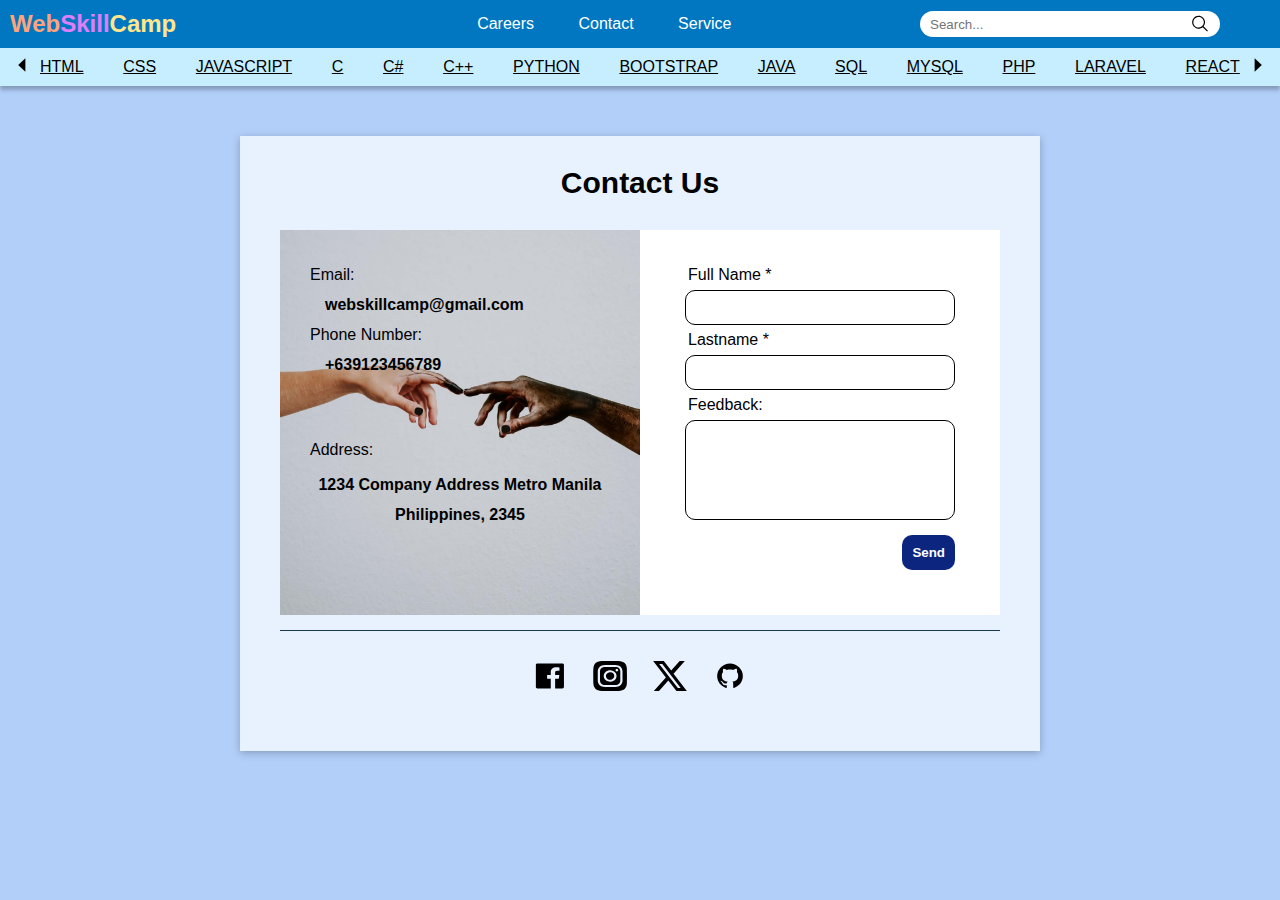
<file: contact.html>
<!DOCTYPE html>
<html lang="en">
<head>
    <meta charset="UTF-8">
    <meta name="viewport" content="width=device-width, initial-scale=1.0">
    <title>Contact</title>
    <link rel="stylesheet" href="style.css"> 
    <link rel="stylesheet" href="contact.css"> 
    <script defer src="script.js"></script>
</head>
<body>
    <div class="container">
        <header>
            <div class="header_wrapper">
                <h1 class="logo"><a href="index.html">Skill</a></h1>
                <nav class="nav">
                    <ul>
                        <li><a href="career.html">Careers</a></li>
                        <li><a href="contact.html">Contact</a></li>
                        <li><a href="service.html">Service</a></li>
                    </ul>
                </nav>
                <div class="search_con">
                    <input type="search" name="search" id="search" placeholder="Search...">
                    <svg width="20" height="20" viewBox="0 0 32 32" fill="none" xmlns="http://www.w3.org/2000/svg">
                        <path d="M29 27.5861L21.448 20.0341C23.2628 17.8554 24.1678 15.061 23.9747 12.232C23.7816 9.40309 22.5052 6.75751 20.4112 4.84563C18.3172 2.93376 15.5667 1.90279 12.732 1.9672C9.89717 2.03161 7.19635 3.18644 5.19133 5.19146C3.18632 7.19647 2.03149 9.89729 1.96708 12.7321C1.90267 15.5669 2.93363 18.3173 4.84551 20.4114C6.75738 22.5054 9.40296 23.7817 12.2319 23.9748C15.0608 24.1679 17.8553 23.2629 20.034 21.4481L27.586 29.0001L29 27.5861ZM3.99999 13.0001C3.99999 11.2201 4.52783 9.48003 5.51677 7.99998C6.5057 6.51994 7.91131 5.36639 9.55584 4.6852C11.2004 4.00401 13.01 3.82578 14.7558 4.17305C16.5016 4.52032 18.1053 5.37748 19.364 6.63615C20.6226 7.89483 21.4798 9.49847 21.8271 11.2443C22.1743 12.9901 21.9961 14.7997 21.3149 16.4443C20.6337 18.0888 19.4802 19.4944 18.0001 20.4833C16.5201 21.4723 14.78 22.0001 13 22.0001C10.6139 21.9975 8.32621 21.0484 6.63896 19.3612C4.9517 17.6739 4.00264 15.3863 3.99999 13.0001Z" fill="black"/>
                    </svg>
                </div>
                <div class="bar" id="hamburger">
                <svg width="24" height="24" viewBox="0 0 24 24" fill="none" xmlns="http://www.w3.org/2000/svg">
                    <path d="M20 17.5C20.3852 17.5002 20.7556 17.6486 21.0344 17.9144C21.3132 18.1802 21.479 18.5431 21.4975 18.9279C21.516 19.3127 21.3858 19.6898 21.1338 19.9812C20.8818 20.2726 20.5274 20.4558 20.144 20.493L20 20.5H4C3.61478 20.4998 3.24441 20.3514 2.96561 20.0856C2.68682 19.8198 2.52099 19.4569 2.50248 19.0721C2.48396 18.6873 2.61419 18.3102 2.86618 18.0188C3.11816 17.7274 3.47258 17.5442 3.856 17.507L4 17.5H20ZM20 10.5C20.3978 10.5 20.7794 10.658 21.0607 10.9393C21.342 11.2206 21.5 11.6022 21.5 12C21.5 12.3978 21.342 12.7794 21.0607 13.0607C20.7794 13.342 20.3978 13.5 20 13.5H4C3.60218 13.5 3.22064 13.342 2.93934 13.0607C2.65804 12.7794 2.5 12.3978 2.5 12C2.5 11.6022 2.65804 11.2206 2.93934 10.9393C3.22064 10.658 3.60218 10.5 4 10.5H20ZM20 3.5C20.3978 3.5 20.7794 3.65804 21.0607 3.93934C21.342 4.22064 21.5 4.60218 21.5 5C21.5 5.39782 21.342 5.77936 21.0607 6.06066C20.7794 6.34196 20.3978 6.5 20 6.5H4C3.60218 6.5 3.22064 6.34196 2.93934 6.06066C2.65804 5.77936 2.5 5.39782 2.5 5C2.5 4.60218 2.65804 4.22064 2.93934 3.93934C3.22064 3.65804 3.60218 3.5 4 3.5H20Z" fill="black"/>
                    </svg>
                </div>
            </div>
            <div class="languages">
                <div class="langauge_wrapper">
                    <!-- need to fix -->
                    <ul>
                        <li>
                            <svg width="45" height="32" viewBox="0 0 55 51" fill="none" xmlns="http://www.w3.org/2000/svg">
                                <path d="M32.0833 14.875V36.125L20.6249 25.5L32.0833 14.875Z" fill="black"/>
                            </svg>
                        </li>
                        <li><a href="">HTML</a></li>
                        <li><a href="">CSS</a></li>
                        <li><a href="">JAVASCRIPT</a></li>
                        <li><a href="">C</a></li>
                        <li><a href="">C#</a></li>
                        <li><a href="">C++</a></li>
                        <li><a href="">PYTHON</a></li>
                        <li><a href="">BOOTSTRAP</a></li>
                        <li><a href="">JAVA</a></li>
                        <li><a href="">SQL</a></li>
                        <li><a href="">MYSQL</a></li>
                        <li><a href="">PHP</a></li>
                        <li><a href="">LARAVEL</a></li>
                        <li><a href="">REACT</a></li>
                        <li><svg width="45" height="32" viewBox="0 0 55 51" fill="none" xmlns="http://www.w3.org/2000/svg">
                        <path d="M22.9167 36.125V14.875L34.375 25.5L22.9167 36.125Z" fill="black"/>
                        </svg>
                            </li>
                        </ul>
                    </div>
                </div>
        </header>
    </div>
    
    <section class="contact">
        <h2>Contact Us</h2>
        <div class="form_con">
            <div class="contact_info">
                <ul>
                    <li>Email:</li>
                    <li>webskillcamp@gmail.com</li>
                    <li>Phone Number:</li>
                    <li>+639123456789</li>
                </ul>
                <p class="address">
                  <span>Address:</span>
                  <center>
                    <strong>                          <p>1234 Company Address Metro Manila Philippines, 2345</p>
                    </strong>
                </center>
                </p>
            </div>
            
            <form>
                <label for="name">Full Name <span class="red">*</span></label>
                <input type="text" name="name" id="name">
                <label for="lastname">Lastname <span class="red">*</span></label>
                <input type="text" name="lastname" id="lastname">
                <label for="Feedback">Feedback:</label>
                <textarea name="Feedback" id="Feedback" cols="30" rows="10"></textarea>
                <button>Send</button>
            </form>
        </div>
        <div class="social_icons">
            <svg width="61" height="54" viewBox="0 0 61 54" fill="none" xmlns="http://www.w3.org/2000/svg">
                <path fill-rule="evenodd" clip-rule="evenodd" d="M39.7402 49.5V32.0737H46.3109L47.294 25.2832H39.7377V20.9475C39.7377 18.981 40.3518 17.64 43.5209 17.64H47.5593V11.565C45.6035 11.3797 43.6378 11.2896 41.671 11.295C35.8483 11.295 31.8629 14.4607 31.8629 20.2725V25.2832H25.272V32.0737H31.8604V49.5H7.84447C6.30288 49.5 5.05444 48.3885 5.05444 47.016V6.984C5.05444 5.6115 6.30288 4.5 7.84447 4.5H52.8083C54.3499 4.5 55.5983 5.6115 55.5983 6.984V47.016C55.5983 48.3885 54.3499 49.5 52.8083 49.5H39.7402Z" fill="black"/>
            </svg>
            <svg width="62" height="54" viewBox="0 0 62 54" fill="none" xmlns="http://www.w3.org/2000/svg">
                    <path d="M31.2116 20.304C29.7241 20.304 28.27 20.6967 27.0332 21.4325C25.7964 22.1682 24.8324 23.214 24.2631 24.4376C23.6939 25.6611 23.545 27.0074 23.8352 28.3063C24.1254 29.6052 24.8417 30.7983 25.8935 31.7348C26.9453 32.6712 28.2854 33.309 29.7443 33.5673C31.2032 33.8257 32.7154 33.6931 34.0897 33.1863C35.464 32.6795 36.6386 31.8213 37.465 30.7201C38.2914 29.6189 38.7325 28.3243 38.7325 27C38.7325 26.1207 38.538 25.2499 38.16 24.4376C37.7821 23.6252 37.2281 22.887 36.5297 22.2652C35.8313 21.6434 35.0022 21.1502 34.0897 20.8137C33.1772 20.4772 32.1992 20.304 31.2116 20.304ZM61.3256 13.689C61.3097 11.6039 60.8784 9.53794 60.0519 7.587C59.4432 6.1594 58.5014 4.86295 57.2886 3.7832C56.0759 2.70345 54.6197 1.86494 53.0162 1.323C50.8249 0.587152 48.5044 0.203204 46.1625 0.189C42.2504 -1.81049e-07 41.098 0 31.2116 0C21.3252 0 20.1728 -1.81049e-07 16.2607 0.189C13.9188 0.203204 11.5982 0.587152 9.40695 1.323C7.80348 1.86494 6.34731 2.70345 5.13453 3.7832C3.92176 4.86295 2.97995 6.1594 2.37124 7.587C1.54474 9.53794 1.11349 11.6039 1.09754 13.689C0.885254 17.172 0.885254 18.198 0.885254 27C0.885254 35.802 0.885254 36.828 1.09754 40.311C1.13018 42.4034 1.56085 44.4757 2.37124 46.44C2.97725 47.8611 3.91828 49.15 5.13094 50.22C6.33852 51.3062 7.79781 52.1447 9.40695 52.677C11.5982 53.4128 13.9188 53.7968 16.2607 53.811C20.1728 54 21.3252 54 31.2116 54C41.098 54 42.2504 54 46.1625 53.811C48.5044 53.7968 50.8249 53.4128 53.0162 52.677C54.6254 52.1447 56.0847 51.3062 57.2922 50.22C58.5049 49.15 59.4459 47.8611 60.0519 46.44C60.8776 44.4795 61.3088 42.4048 61.3256 40.311C61.5379 36.828 61.5379 35.802 61.5379 27C61.5379 18.198 61.5379 17.172 61.3256 13.689ZM53.6227 35.289C53.5254 36.9552 53.126 38.5964 52.44 40.149C51.8513 41.4442 50.9761 42.6207 49.8664 43.6087C48.7567 44.5966 47.4352 45.3758 45.9805 45.9C44.2201 46.4767 42.3664 46.7958 40.4914 46.845H21.9317C20.0567 46.7958 18.2031 46.4767 16.4427 45.9C14.9388 45.4024 13.5807 44.6087 12.4699 43.578C11.3711 42.6094 10.5225 41.4392 9.98315 40.149C9.33283 38.5833 8.98422 36.9311 8.95206 35.262V18.738C8.98422 17.0689 9.33283 15.4167 9.98315 13.851C10.542 12.5121 11.4336 11.3029 12.5912 10.314C13.684 9.34098 14.9969 8.58625 16.4427 8.1C18.2031 7.5233 20.0567 7.20417 21.9317 7.155H40.4914C42.3664 7.20417 44.2201 7.5233 45.9805 8.1C47.4844 8.59756 48.8425 9.39134 49.9533 10.422C51.0521 11.3906 51.9007 12.5608 52.44 13.851C53.0878 15.4183 53.4462 17.0687 53.5014 18.738V27C53.5014 32.562 53.7137 33.129 53.6227 35.262V35.289ZM48.7705 15.201C48.4095 14.3289 47.8402 13.5368 47.1019 12.8796C46.3637 12.2223 45.4741 11.7155 44.4945 11.394C43.1495 10.9789 41.7328 10.7778 40.3095 10.8H22.1137C20.6831 10.8124 19.2663 11.0501 17.9287 11.502C16.9641 11.8089 16.0839 12.295 15.3466 12.9281C14.6094 13.5613 14.0319 14.3268 13.6526 15.174C13.2122 16.3765 12.9971 17.6353 13.0158 18.9V35.1C13.0459 36.3722 13.3123 37.6313 13.8043 38.826C14.1653 39.6981 14.7346 40.4902 15.4729 41.1474C16.2111 41.8047 17.1007 42.3115 18.0803 42.633C19.3742 43.0567 20.7358 43.2936 22.1137 43.335H40.3095C41.7401 43.3225 43.1569 43.0849 44.4945 42.633C45.4741 42.3115 46.3637 41.8047 47.1019 41.1474C47.8402 40.4902 48.4095 39.6981 48.7705 38.826C49.2781 37.6351 49.545 36.3737 49.559 35.1V18.9C49.5599 17.6251 49.2925 16.3612 48.7705 15.174V15.201ZM31.2116 37.314C29.6917 37.314 28.1867 37.047 26.7829 36.5284C25.3791 36.0097 24.104 35.2496 23.0307 34.2915C21.9574 33.3334 21.1069 32.1962 20.5281 30.945C19.9492 29.6938 19.6533 28.3532 19.6573 27C19.6573 24.9589 20.3375 22.9638 21.6117 21.2671C22.886 19.5703 24.6971 18.2484 26.8157 17.4685C28.9343 16.6887 31.2651 16.486 33.5131 16.8862C35.7612 17.2864 37.8253 18.2714 39.4442 19.7165C41.0632 21.1616 42.1641 23.0019 42.6077 25.0044C43.0512 27.0069 42.8175 29.0816 41.936 30.9657C41.0545 32.8499 39.565 34.4589 37.6559 35.5889C35.7468 36.719 33.5041 37.3193 31.2116 37.314ZM43.3421 18.711C42.6717 18.6478 42.0513 18.366 41.6004 17.9198C41.1495 17.4736 40.9 16.8947 40.9 16.2945C40.9 15.6943 41.1495 15.1154 41.6004 14.6692C42.0513 14.223 42.6717 13.9412 43.3421 13.878C44.0125 13.9412 44.6329 14.223 45.0838 14.6692C45.5347 15.1154 45.7842 15.6943 45.7842 16.2945C45.7842 16.8947 45.5347 17.4736 45.0838 17.9198C44.6329 18.366 44.0125 18.6478 43.3421 18.711Z" fill="black"/>
            </svg>
            <svg width="46" height="41" viewBox="0 0 46 41" fill="none" xmlns="http://www.w3.org/2000/svg">
                        <path d="M36.2243 0H43.2812L27.8679 17.3659L46 41H31.8062L20.681 26.6697L7.96654 41H0.899609L17.3824 22.4219L0 0H14.5537L24.5993 13.0983L36.2243 0ZM33.7453 36.8409H37.6536L12.4246 3.94231H8.22642L33.7453 36.8409Z" fill="black"/>
            </svg>
            <svg width="74" height="72" viewBox="0 0 74 72" fill="none" xmlns="http://www.w3.org/2000/svg">
                <path d="M36.9998 6C32.9507 6 28.9413 6.77597 25.2004 8.28361C21.4596 9.79126 18.0605 12.001 15.1974 14.7868C9.41501 20.4129 6.1665 28.0435 6.1665 36C6.1665 49.26 15.0157 60.51 27.2565 64.5C28.7982 64.74 29.2915 63.81 29.2915 63V57.93C20.7507 59.73 18.9315 53.91 18.9315 53.91C17.5132 50.43 15.509 49.5 15.509 49.5C12.7032 47.64 15.7248 47.7 15.7248 47.7C18.8082 47.91 20.4423 50.79 20.4423 50.79C23.1248 55.35 27.6573 54 29.4148 53.28C29.6923 51.33 30.494 50.01 31.3573 49.26C24.5123 48.51 17.3282 45.93 17.3282 34.5C17.3282 31.17 18.4998 28.5 20.504 26.37C20.1957 25.62 19.1165 22.5 20.8123 18.45C20.8123 18.45 23.4023 17.64 29.2915 21.51C31.7273 20.85 34.379 20.52 36.9998 20.52C39.6207 20.52 42.2723 20.85 44.7082 21.51C50.5973 17.64 53.1873 18.45 53.1873 18.45C54.8832 22.5 53.804 25.62 53.4957 26.37C55.4998 28.5 56.6715 31.17 56.6715 34.5C56.6715 45.96 49.4565 48.48 42.5807 49.23C43.6907 50.16 44.7082 51.99 44.7082 54.78V63C44.7082 63.81 45.2015 64.77 46.774 64.5C59.0148 60.48 67.8332 49.26 67.8332 36C67.8332 32.0603 67.0356 28.1593 65.4861 24.5195C63.9366 20.8797 61.6654 17.5726 58.8023 14.7868C55.9392 12.001 52.5401 9.79126 48.7992 8.28361C45.0584 6.77597 41.0489 6 36.9998 6Z" fill="black"/>
            </svg>            
        </div>
    </section>
</body>
</html>
</file>
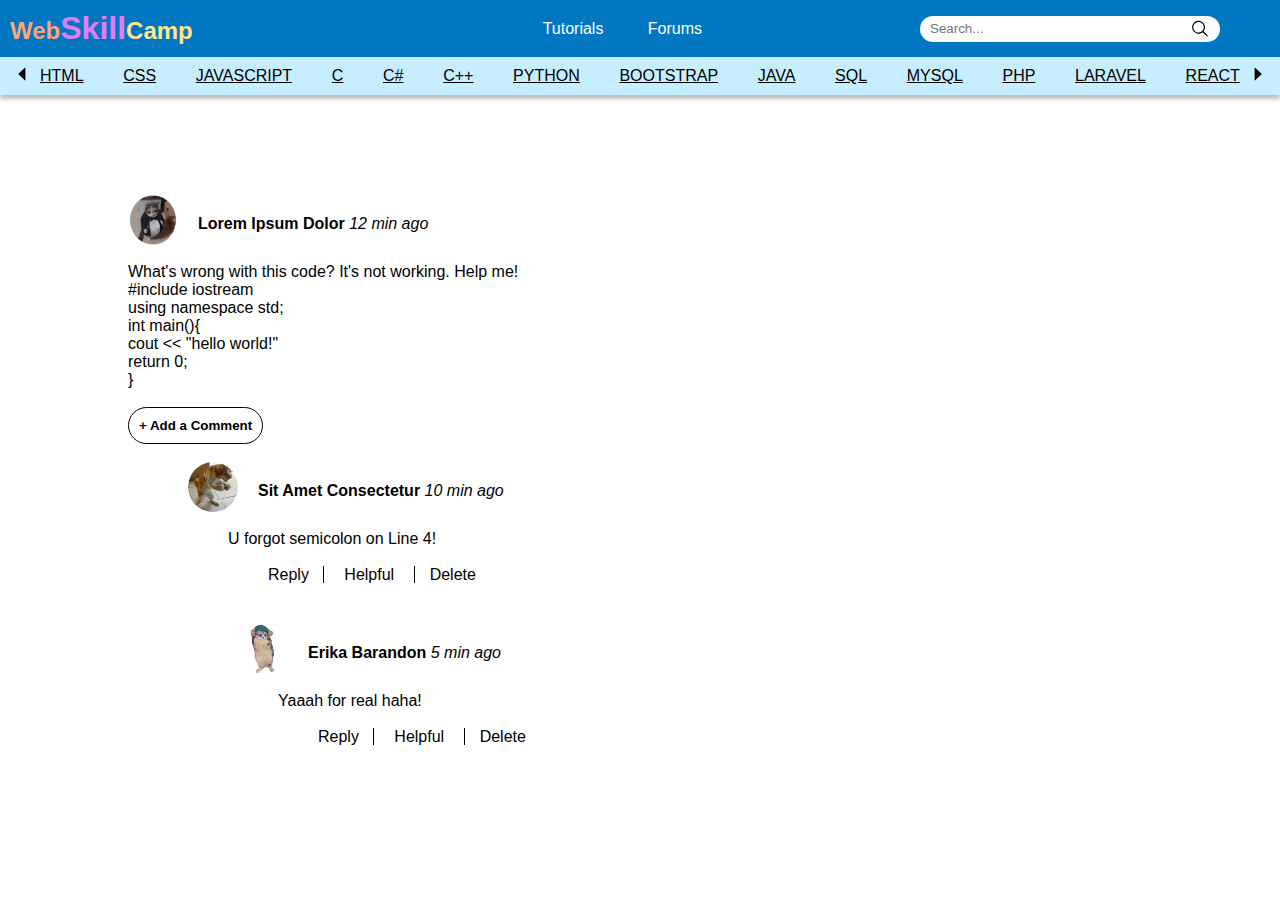
<file: forums.html>
<!DOCTYPE html>
<html lang="en">
<head>
    <meta charset="UTF-8">
    <meta name="viewport" content="width=device-width, initial-scale=1.0">
    <link rel="stylesheet" href="style.css">
    <link rel="stylesheet" href="forums.css">
    <title>Forums</title>
</head>
<body>
    
    <header>
        <div class="header_wrapper">
            <h1 class="logo"><a href="account.html">Skill</a></h1>
            <nav class="nav">
                <ul>
                    <li><a href="tutorials.html">Tutorials</a></li>
                    <li><a href="forums.html">Forums</a></li>
                </ul>
            </nav>
            <div class="search_con">
                <input type="search" name="search" id="search" placeholder="Search...">
                <svg width="20" height="20" viewBox="0 0 32 32" fill="none" xmlns="http://www.w3.org/2000/svg">
                    <path d="M29 27.5861L21.448 20.0341C23.2628 17.8554 24.1678 15.061 23.9747 12.232C23.7816 9.40309 22.5052 6.75751 20.4112 4.84563C18.3172 2.93376 15.5667 1.90279 12.732 1.9672C9.89717 2.03161 7.19635 3.18644 5.19133 5.19146C3.18632 7.19647 2.03149 9.89729 1.96708 12.7321C1.90267 15.5669 2.93363 18.3173 4.84551 20.4114C6.75738 22.5054 9.40296 23.7817 12.2319 23.9748C15.0608 24.1679 17.8553 23.2629 20.034 21.4481L27.586 29.0001L29 27.5861ZM3.99999 13.0001C3.99999 11.2201 4.52783 9.48003 5.51677 7.99998C6.5057 6.51994 7.91131 5.36639 9.55584 4.6852C11.2004 4.00401 13.01 3.82578 14.7558 4.17305C16.5016 4.52032 18.1053 5.37748 19.364 6.63615C20.6226 7.89483 21.4798 9.49847 21.8271 11.2443C22.1743 12.9901 21.9961 14.7997 21.3149 16.4443C20.6337 18.0888 19.4802 19.4944 18.0001 20.4833C16.5201 21.4723 14.78 22.0001 13 22.0001C10.6139 21.9975 8.32621 21.0484 6.63896 19.3612C4.9517 17.6739 4.00264 15.3863 3.99999 13.0001Z" fill="black"/>
                </svg>
            </div>
        </div>
        <div class="languages">
            <div class="langauge_wrapper">
                <!-- need to fix -->
                <ul>
                    <li>
                        <svg width="45" height="32" viewBox="0 0 55 51" fill="none" xmlns="http://www.w3.org/2000/svg">
                            <path d="M32.0833 14.875V36.125L20.6249 25.5L32.0833 14.875Z" fill="black"/>
                        </svg>
                    </li>
                    <li><a href="">HTML</a></li>
                    <li><a href="">CSS</a></li>
                    <li><a href="">JAVASCRIPT</a></li>
                    <li><a href="">C</a></li>
                    <li><a href="">C#</a></li>
                    <li><a href="">C++</a></li>
                    <li><a href="">PYTHON</a></li>
                    <li><a href="">BOOTSTRAP</a></li>
                    <li><a href="">JAVA</a></li>
                    <li><a href="">SQL</a></li>
                    <li><a href="">MYSQL</a></li>
                    <li><a href="">PHP</a></li>
                    <li><a href="">LARAVEL</a></li>
                    <li><a href="">REACT</a></li>
                    <li><svg width="45" height="32" viewBox="0 0 55 51" fill="none" xmlns="http://www.w3.org/2000/svg">
                    <path d="M22.9167 36.125V14.875L34.375 25.5L22.9167 36.125Z" fill="black"/>
                    </svg>
                        </li>
                    </ul>
                </div>
            </div>
    </header>
    <div class="main-container">
        <div class="prof">
            <img src="img/PROFILES/lorempf.jpg" alt="" width="100px"> 
            <p class="lorem"><b>Lorem Ipsum Dolor</b> <span> <i>12 min ago</i></span></p>
        </div>
        <p> <br>What's wrong with this code? It's not working. Help me! <br> #include iostream <br> using namespace std; <br> int main(){ <br> cout << "hello world!" <br> return 0; <br> } </p><br>
        <button class="add-comment">+ Add a Comment</button> <br><br>
        <div class="reply1">
            <div class="prof1">
                <img src="img/PROFILES/jampf.jpg" alt="" width="100px"> 
                <p class="lorem"><b>Sit Amet Consectetur</b> <span> <i>10 min ago</i></span></p>
            </div>
                    <p class="semicolon"><br>U forgot semicolon on Line 4!<br><br> </p>
                    <p class="sit-amet"><span class="reply"> Reply</span> <span class="helpful">Helpful</span> <span class="delete">Delete</span></p>
        </div>
        <div class="erika-reply">
        <div class="prof1">
            <img src="img/PROFILES/erikapf.jpg" alt="" width="100px"> 
            <p class="lorem"><b>Erika Barandon</b> <span> <i>5 min ago</i></span></p>
        </div>
                <p class="semicolon"><br>Yaaah for real haha!<br><br> </p>
                <p class="sit-amet"><span class="reply"> Reply</span> <span class="helpful">Helpful</span> <span class="delete">Delete</span></p>
    </div>
    </div>
    </div>
</body>
</html>
</file>
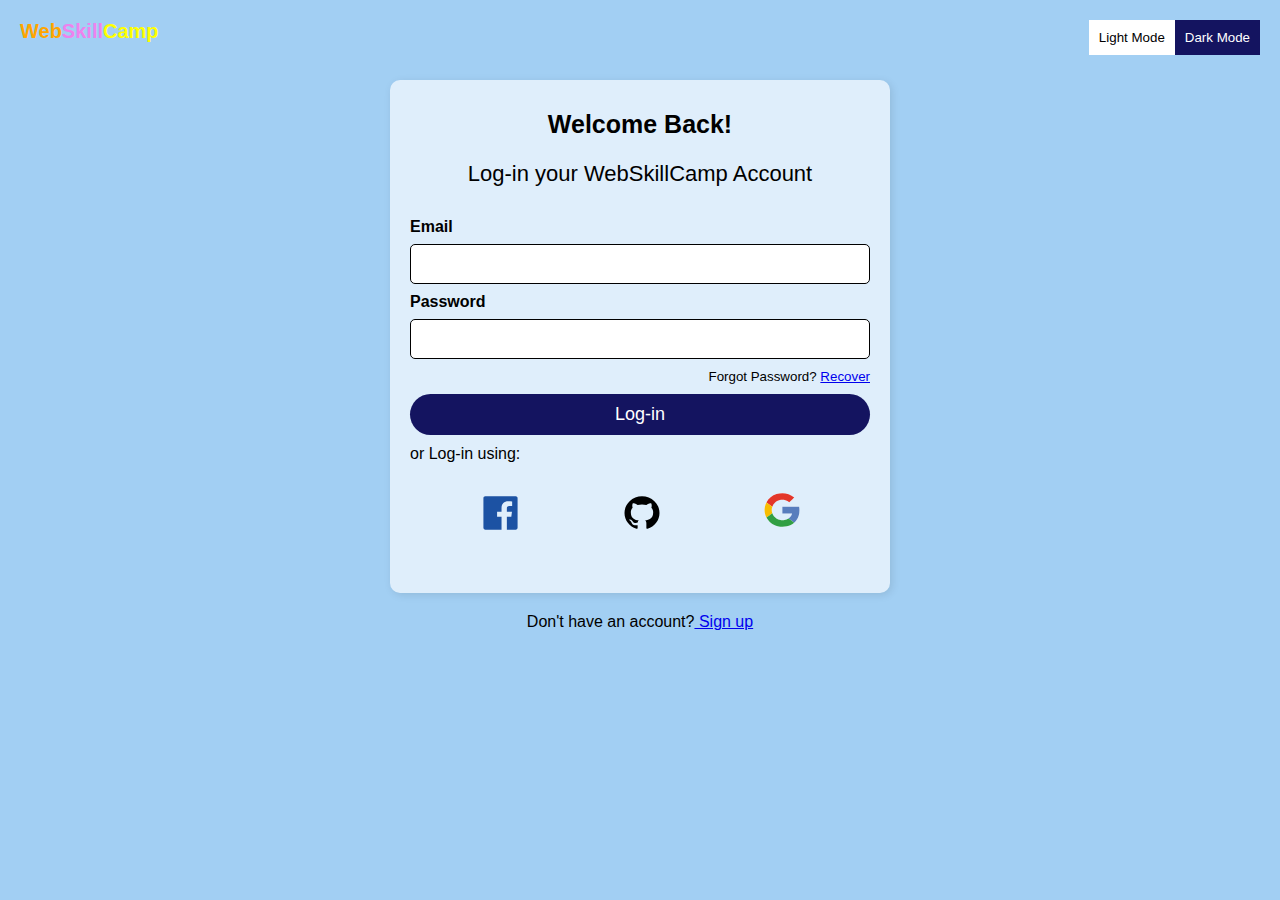
<file: login.html>
<!DOCTYPE html>
<html lang="en">
<head>
    <meta charset="UTF-8">
    <meta name="viewport" content="width=device-width, initial-scale=1.0">
    <title>Login</title>
    <link rel="stylesheet" href="login.css">
    <link rel="stylesheet" href="https://cdnjs.cloudflare.com/ajax/libs/font-awesome/6.5.2/css/all.min.css" integrity="sha512-SnH5WK+bZxgPHs44uWIX+LLJAJ9/2PkPKZ5QiAj6Ta86w+fsb2TkcmfRyVX3pBnMFcV7oQPJkl9QevSCWr3W6A==" crossorigin="anonymous" referrerpolicy="no-referrer"/>
    <script defer src="login.js"></script>
</head>
<body>
    <h1 class="logo" id="home"><span>Skill</span></h1>
    <button id="darkmode">Dark Mode</button>
    <button id="lightmode">Light Mode</button>
        <div class="login-container">
            <form action="account.html" id="form">
                <h3>Welcome Back!</h3>
                <p>Log-in your WebSkillCamp Account</p>

                <div class="input-groups">
                    <label for="email">Email</label>
                    <input type="email" name="email" id="email">
                    <span class="msg" id="emailErr"></span>
                </div>
                <div class="input-groups">
                    <label for="password">Password</label>
                    <input type="password" name="password" id="inputField1">
                    <i class="fa-regular fa-eye-slash eye" id="showPassword1"></i>
                    <span class="msg" id="errorPass"></span>
                </div>
                <small class="recovery">Forgot Password? <a href="#">Recover</a></small>
                <button class="btn loginbtn" id="login-btn" name="login" type="submit">Log-in</button>
                
                <div class="signup-using">
                    <span>or Log-in using: </span>
                    <div class="account-icons">
                        <svg width="41" height="40" viewBox="0 0 41 40" fill="none" xmlns="http://www.w3.org/2000/svg">
                            <path fill-rule="evenodd" clip-rule="evenodd" d="M26.8635 36.6663V23.758H31.3052L31.9697 18.728H26.8618V15.5163C26.8618 14.0597 27.2769 13.0663 29.4192 13.0663H32.1491V8.56634C30.827 8.42908 29.4982 8.36231 28.1687 8.36634C24.2327 8.36634 21.5386 10.7113 21.5386 15.0163V18.728H17.0833V23.758H21.5369V36.6663H5.30263C4.26054 36.6663 3.41663 35.843 3.41663 34.8263V5.17301C3.41663 4.15634 4.26054 3.33301 5.30263 3.33301H35.6973C36.7394 3.33301 37.5833 4.15634 37.5833 5.17301V34.8263C37.5833 35.843 36.7394 36.6663 35.6973 36.6663H26.8635Z" fill="#1C52A3"/>
                        </svg>
                        <svg width="42" height="40" viewBox="0 0 42 40" fill="none" xmlns="http://www.w3.org/2000/svg">
                                <path d="M21 3.33301C18.7019 3.33301 16.4262 3.7641 14.303 4.60168C12.1798 5.43926 10.2507 6.66692 8.62563 8.21456C5.34374 11.3402 3.5 15.5794 3.5 19.9997C3.5 27.3663 8.5225 33.6163 15.47 35.833C16.345 35.9663 16.625 35.4497 16.625 34.9997V32.183C11.7775 33.183 10.745 29.9497 10.745 29.9497C9.94 28.0163 8.8025 27.4997 8.8025 27.4997C7.21 26.4663 8.925 26.4997 8.925 26.4997C10.675 26.6163 11.6025 28.2163 11.6025 28.2163C13.125 30.7497 15.6975 29.9997 16.695 29.5997C16.8525 28.5163 17.3075 27.783 17.7975 27.3663C13.9125 26.9497 9.835 25.5163 9.835 19.1663C9.835 17.3163 10.5 15.833 11.6375 14.6497C11.4625 14.233 10.85 12.4997 11.8125 10.2497C11.8125 10.2497 13.2825 9.79967 16.625 11.9497C18.0075 11.583 19.5125 11.3997 21 11.3997C22.4875 11.3997 23.9925 11.583 25.375 11.9497C28.7175 9.79967 30.1875 10.2497 30.1875 10.2497C31.15 12.4997 30.5375 14.233 30.3625 14.6497C31.5 15.833 32.165 17.3163 32.165 19.1663C32.165 25.533 28.07 26.933 24.1675 27.3497C24.7975 27.8663 25.375 28.883 25.375 30.433V34.9997C25.375 35.4497 25.655 35.983 26.5475 35.833C33.495 33.5997 38.5 27.3663 38.5 19.9997C38.5 17.811 38.0473 15.6437 37.1679 13.6216C36.2884 11.5995 34.9994 9.7622 33.3744 8.21456C31.7493 6.66692 29.8202 5.43926 27.697 4.60168C25.5738 3.7641 23.2981 3.33301 21 3.33301Z" fill="black"/>
                        </svg>
                        <svg width="36" height="34" viewBox="0 0 36 34" fill="none" xmlns="http://www.w3.org/2000/svg">
                                    <g clip-path="url(#clip0_289_172)">
                                    <path d="M12.541 1.11808C8.94399 2.29657 5.84198 4.53339 3.69055 7.49999C1.53912 10.4666 0.451678 14.0066 0.587947 17.6C0.724215 21.1935 2.07701 24.6509 4.44764 27.4645C6.81826 30.2782 10.0818 32.2997 13.7588 33.2321C16.7398 33.9586 19.863 33.9905 22.86 33.3251C25.575 32.7492 28.085 31.5172 30.1444 29.7498C32.2877 27.8542 33.8435 25.4426 34.6444 22.7745C35.5146 19.8729 35.6695 16.8217 35.0972 13.8548H18.3572V20.4131H28.0519C27.8581 21.4591 27.4429 22.4574 26.8311 23.3483C26.2193 24.2392 25.4235 25.0044 24.4913 25.5981C23.3076 26.3379 21.973 26.8356 20.5735 27.059C19.1699 27.3056 17.7302 27.3056 16.3266 27.059C14.9039 26.7815 13.5581 26.227 12.375 25.4307C10.4742 24.16 9.04692 22.3546 8.29689 20.2723C7.53439 18.151 7.53439 15.8513 8.29689 13.73C8.83078 12.243 9.71336 10.8892 10.8788 9.76948C12.2124 8.46459 13.9009 7.53185 15.7589 7.07359C17.6169 6.61533 19.5726 6.64927 21.4116 7.17167C22.8482 7.58797 24.1619 8.31566 25.2478 9.29667C26.341 8.26959 27.4322 7.23985 28.5216 6.20745C29.0841 5.6523 29.6972 5.1237 30.2513 4.55527C28.5934 3.09836 26.6475 1.96464 24.525 1.21902C20.6598 -0.10648 16.4306 -0.142102 12.541 1.11808Z" fill="white"/>
                                    <path d="M12.5409 1.11839C16.4302 -0.142644 20.6595 -0.10796 24.525 1.21667C26.6478 1.96736 28.5929 3.10654 30.2484 4.56886C29.6859 5.1373 29.0925 5.66855 28.5187 6.22105C27.4275 7.2499 26.3372 8.27522 25.2478 9.29699C24.1619 8.31598 22.8482 7.58828 21.4116 7.17199C19.5732 6.64775 17.6175 6.61186 15.759 7.06824C13.9006 7.52462 12.2111 8.45565 10.8759 9.75918C9.71053 10.8789 8.82794 12.2327 8.29406 13.7196L2.46375 9.45636C4.55064 5.54785 8.16398 2.55814 12.5409 1.11839Z" fill="#E33629"/>
                                    <path d="M0.916857 13.6795C1.23 12.2126 1.75027 10.7921 2.46373 9.45605L8.29404 13.73C7.53155 15.8513 7.53155 18.151 8.29404 20.2723C6.35154 21.689 4.40811 23.1127 2.46373 24.5436C0.678218 21.1869 0.133668 17.3624 0.916857 13.6795Z" fill="#F8BD00"/>
                                    <path d="M18.3572 13.8525H35.0972C35.6695 16.8194 35.5146 19.8707 34.6444 22.7722C33.8435 25.4404 32.2877 27.8519 30.1444 29.7475C28.2628 28.361 26.3728 26.985 24.4913 25.5985C25.4241 25.0042 26.2203 24.2382 26.8321 23.3463C27.444 22.4545 27.8588 21.4551 28.0519 20.4082H18.3572C18.3544 18.2247 18.3572 16.0386 18.3572 13.8525Z" fill="#587DBD"/>
                                    <path d="M2.46094 24.5437C4.40531 23.127 6.34875 21.7033 8.29125 20.2725C9.04277 22.3555 10.4721 24.1609 12.375 25.4309C13.5617 26.2234 14.9105 26.7735 16.335 27.0459C17.7386 27.2924 19.1783 27.2924 20.5819 27.0459C21.9815 26.8225 23.316 26.3248 24.4997 25.585C26.3813 26.9715 28.2712 28.3475 30.1528 29.734C28.0938 31.5024 25.5837 32.7353 22.8684 33.312C19.8715 33.9774 16.7482 33.9455 13.7672 33.219C11.4095 32.6245 9.20721 31.5764 7.29844 30.1404C5.2783 28.6254 3.62822 26.7163 2.46094 24.5437Z" fill="#319F43"/>
                                    </g>
                                    <defs>
                                    <clipPath id="clip0_289_172">
                                    <rect width="36" height="34" fill="white"/>
                                    </clipPath>
                                    </defs>
                        </svg>        
                    </div>
                </div>
            </form>

        </div>
        <p class="alreadyAccount" id="acc">Don't have an account?<a href="signup.html" id="loginLink"> Sign up</a></p>
</body>
</html>
</file>
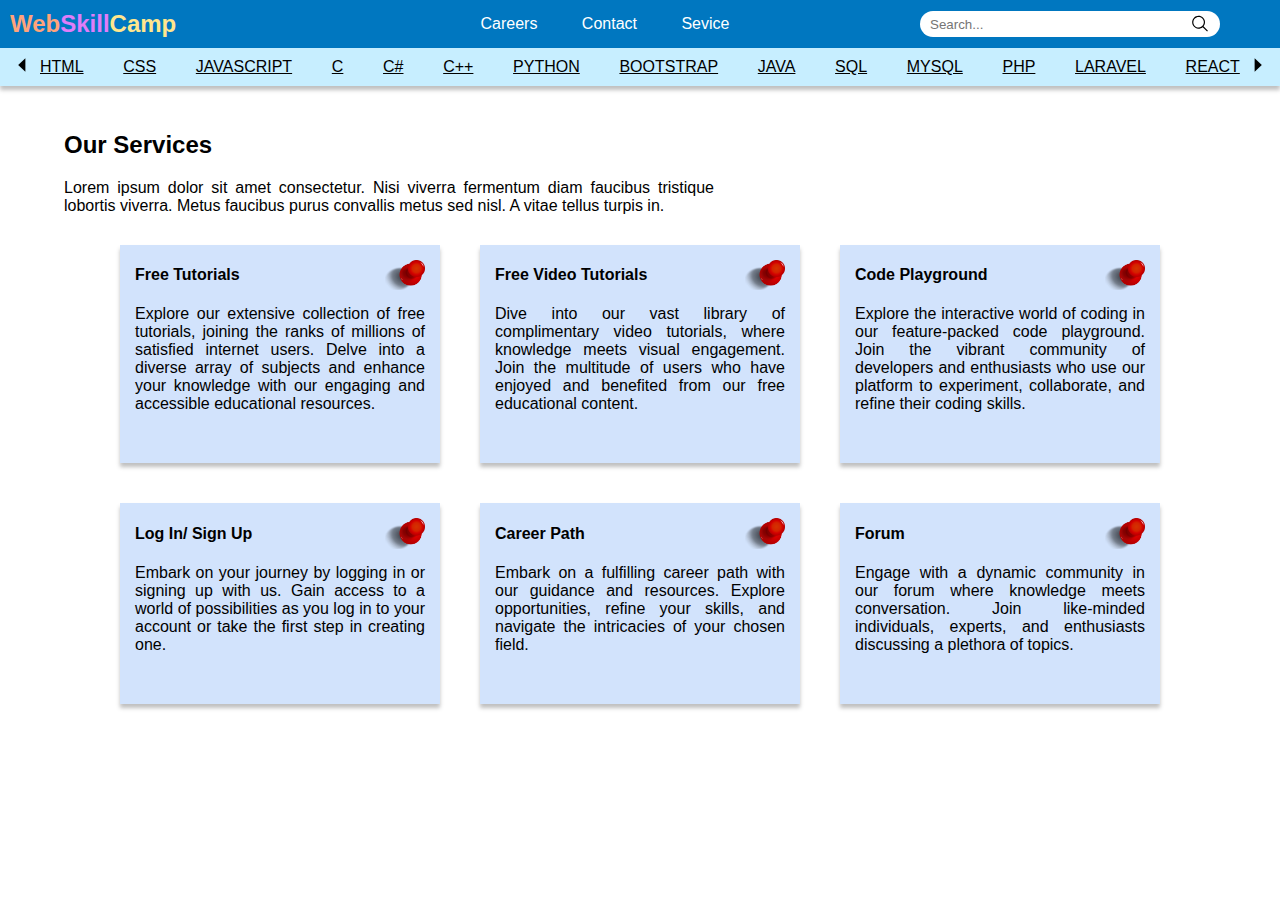
<file: service.html>
<!DOCTYPE html>
<html lang="en">
<head>
    <meta charset="UTF-8">
    <meta name="viewport" content="width=device-width, initial-scale=1.0">
    <title>Services</title>
    <link rel="stylesheet" href="style.css">
    <link rel="stylesheet" href="service.css">    <link rel="stylesheet" href="footer.css">
    <script defer src="script.js"></script>
</head>
<body>
    <div class="container">
        <header>
            <div class="header_wrapper">
                <h1 class="logo"><a href="index.html">Skill</a></h1>
                <nav class="nav">
                    <ul>
                        <li><a href="#">Careers</a></li>
                        <li><a href="contact.html">Contact</a></li>
                        <li><a href="service.html">Sevice</a></li>
                    </ul>
                </nav>
                <div class="search_con">
                    <input type="search" name="search" id="search" placeholder="Search...">
                    <svg width="20" height="20" viewBox="0 0 32 32" fill="none" xmlns="http://www.w3.org/2000/svg">
                        <path d="M29 27.5861L21.448 20.0341C23.2628 17.8554 24.1678 15.061 23.9747 12.232C23.7816 9.40309 22.5052 6.75751 20.4112 4.84563C18.3172 2.93376 15.5667 1.90279 12.732 1.9672C9.89717 2.03161 7.19635 3.18644 5.19133 5.19146C3.18632 7.19647 2.03149 9.89729 1.96708 12.7321C1.90267 15.5669 2.93363 18.3173 4.84551 20.4114C6.75738 22.5054 9.40296 23.7817 12.2319 23.9748C15.0608 24.1679 17.8553 23.2629 20.034 21.4481L27.586 29.0001L29 27.5861ZM3.99999 13.0001C3.99999 11.2201 4.52783 9.48003 5.51677 7.99998C6.5057 6.51994 7.91131 5.36639 9.55584 4.6852C11.2004 4.00401 13.01 3.82578 14.7558 4.17305C16.5016 4.52032 18.1053 5.37748 19.364 6.63615C20.6226 7.89483 21.4798 9.49847 21.8271 11.2443C22.1743 12.9901 21.9961 14.7997 21.3149 16.4443C20.6337 18.0888 19.4802 19.4944 18.0001 20.4833C16.5201 21.4723 14.78 22.0001 13 22.0001C10.6139 21.9975 8.32621 21.0484 6.63896 19.3612C4.9517 17.6739 4.00264 15.3863 3.99999 13.0001Z" fill="black"/>
                    </svg>
                </div>

                <div class="bar" id="hamburger">
                <svg width="24" height="24" viewBox="0 0 24 24" fill="none" xmlns="http://www.w3.org/2000/svg">
                    <path d="M20 17.5C20.3852 17.5002 20.7556 17.6486 21.0344 17.9144C21.3132 18.1802 21.479 18.5431 21.4975 18.9279C21.516 19.3127 21.3858 19.6898 21.1338 19.9812C20.8818 20.2726 20.5274 20.4558 20.144 20.493L20 20.5H4C3.61478 20.4998 3.24441 20.3514 2.96561 20.0856C2.68682 19.8198 2.52099 19.4569 2.50248 19.0721C2.48396 18.6873 2.61419 18.3102 2.86618 18.0188C3.11816 17.7274 3.47258 17.5442 3.856 17.507L4 17.5H20ZM20 10.5C20.3978 10.5 20.7794 10.658 21.0607 10.9393C21.342 11.2206 21.5 11.6022 21.5 12C21.5 12.3978 21.342 12.7794 21.0607 13.0607C20.7794 13.342 20.3978 13.5 20 13.5H4C3.60218 13.5 3.22064 13.342 2.93934 13.0607C2.65804 12.7794 2.5 12.3978 2.5 12C2.5 11.6022 2.65804 11.2206 2.93934 10.9393C3.22064 10.658 3.60218 10.5 4 10.5H20ZM20 3.5C20.3978 3.5 20.7794 3.65804 21.0607 3.93934C21.342 4.22064 21.5 4.60218 21.5 5C21.5 5.39782 21.342 5.77936 21.0607 6.06066C20.7794 6.34196 20.3978 6.5 20 6.5H4C3.60218 6.5 3.22064 6.34196 2.93934 6.06066C2.65804 5.77936 2.5 5.39782 2.5 5C2.5 4.60218 2.65804 4.22064 2.93934 3.93934C3.22064 3.65804 3.60218 3.5 4 3.5H20Z" fill="black"/>
                    </svg>
                </div>
            </div>
            <div class="languages">
                <div class="langauge_wrapper">
                    <!-- need to fix -->
                    <ul>
                        <li>
                            <svg width="45" height="32" viewBox="0 0 55 51" fill="none" xmlns="http://www.w3.org/2000/svg">
                                <path d="M32.0833 14.875V36.125L20.6249 25.5L32.0833 14.875Z" fill="black"/>
                            </svg>
                        </li>
                        <li><a href="">HTML</a></li>
                        <li><a href="">CSS</a></li>
                        <li><a href="">JAVASCRIPT</a></li>
                        <li><a href="">C</a></li>
                        <li><a href="">C#</a></li>
                        <li><a href="">C++</a></li>
                        <li><a href="">PYTHON</a></li>
                        <li><a href="">BOOTSTRAP</a></li>
                        <li><a href="">JAVA</a></li>
                        <li><a href="">SQL</a></li>
                        <li><a href="">MYSQL</a></li>
                        <li><a href="">PHP</a></li>
                        <li><a href="">LARAVEL</a></li>
                        <li><a href="">REACT</a></li>
                        <li><svg width="45" height="32" viewBox="0 0 55 51" fill="none" xmlns="http://www.w3.org/2000/svg">
                        <path d="M22.9167 36.125V14.875L34.375 25.5L22.9167 36.125Z" fill="black"/>
                        </svg>
                            </li>
                        </ul>
                    </div>
                </div>
        </header>
    </div>
    
    <section class="our_service">
        <h2>Our Services</h2>
        <p>Lorem ipsum dolor sit amet consectetur. Nisi viverra fermentum diam faucibus tristique lobortis viverra. Metus faucibus purus convallis metus sed nisl. A vitae tellus turpis in.</p>

        <div class="services_box">
            <div class="flex_box">
                <div class="service_header">
                    <h4>Free Tutorials</h4>
                    <img src="img/Drawing-Pin.png" alt="" class="pin">
                </div>
                <div class="service_body">
                    Explore our extensive collection of free tutorials, joining the ranks of millions of satisfied internet users. Delve into a diverse array of subjects and enhance your knowledge with our engaging and accessible educational resources.
                </div>
            </div>
            <div class="flex_box">
                <div class="service_header">
                    <h4>Free Video Tutorials</h4>
                    <img src="img/Drawing-Pin.png" alt="" class="pin">
                </div>
                <div class="service_body">
                    Dive into our vast library of complimentary video tutorials, where knowledge meets visual engagement. Join the multitude of users who have enjoyed and benefited from our free educational content.
                </div>
            </div>
            <div class="flex_box">
                <div class="service_header">
                    <h4>Code Playground</h4>
                    <img src="img/Drawing-Pin.png" alt="" class="pin">
                </div>
                <div class="service_body">
                    Explore the interactive world of coding in our feature-packed code playground. Join the vibrant community of developers and enthusiasts who use our platform to experiment, collaborate, and refine their coding skills.
                </div>
            </div>
            <div class="flex_box">
                <div class="service_header">
                    <h4>Log In/ Sign Up</h4>
                    <img src="img/Drawing-Pin.png" alt="" class="pin">
                </div>
                <div class="service_body">
                    Embark on your journey by logging in or signing up with us. Gain access to a world of possibilities as you log in to your account or take the first step in creating one.
                </div>
            </div>
            <div class="flex_box">
                <div class="service_header">
                    <h4>Career Path</h4>
                    <img src="img/Drawing-Pin.png" alt="" class="pin">
                </div>
                <div class="service_body">
                    Embark on a fulfilling career path with our guidance and resources. Explore opportunities, refine your skills, and navigate the intricacies of your chosen field.
                </div>
            </div>
            <div class="flex_box">
                <div class="service_header">
                    <h4>Forum</h4>
                    <img src="img/Drawing-Pin.png" alt="" class="pin">
                </div>
                <div class="service_body">
                    Engage with a dynamic community in our forum where knowledge meets conversation. Join like-minded individuals, experts, and enthusiasts discussing a plethora of topics.
                </div>
            </div>
           
        </div>
    </section>
</body>
</html>
</file>
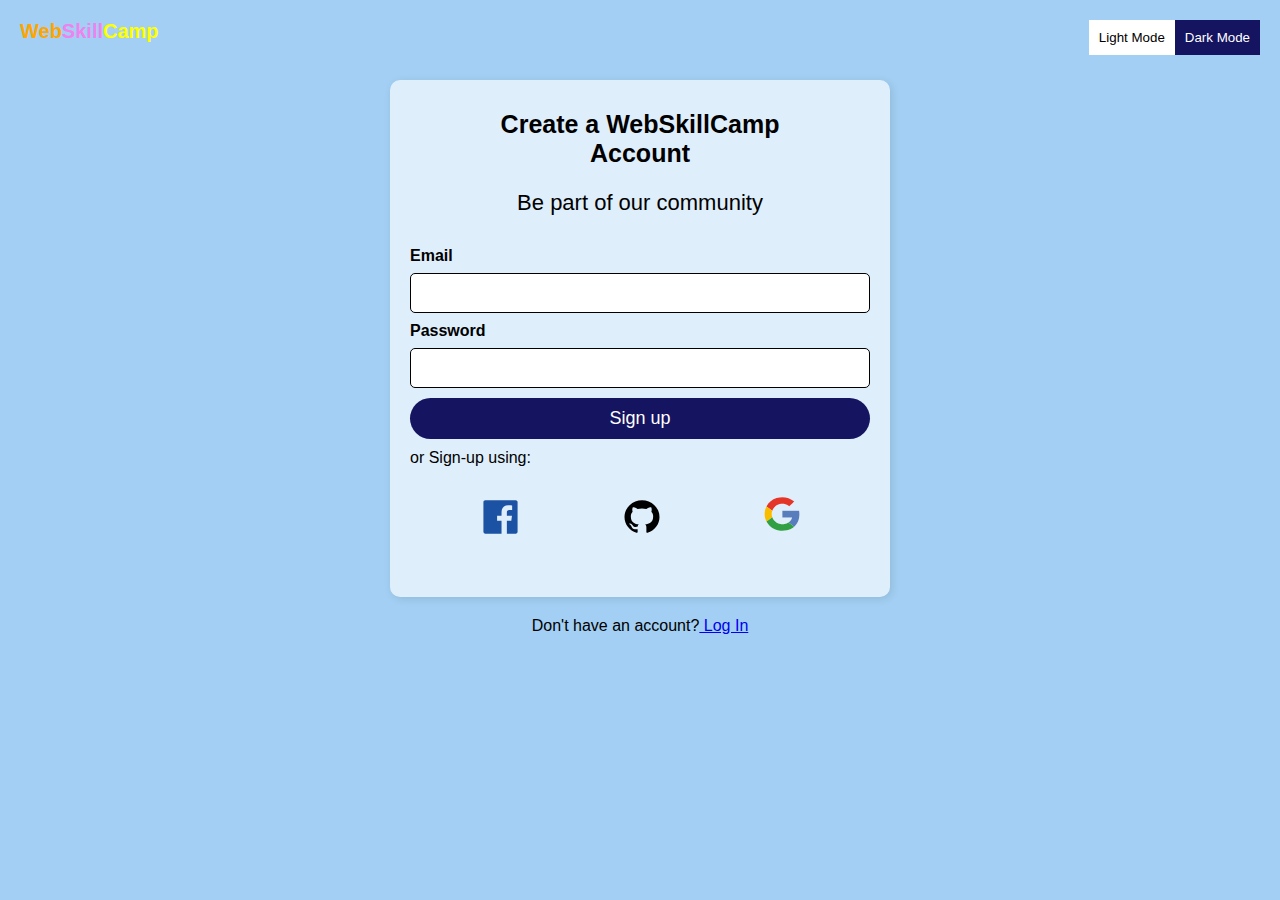
<file: signup.html>
<!DOCTYPE html>
<html lang="en">
<head>
    <meta charset="UTF-8">
    <meta name="viewport" content="width=device-width, initial-scale=1.0">
    <title>Sign up</title>
    <link rel="stylesheet" href="login.css">
    <script defer src="signup.js"></script>
    <link rel="stylesheet" href="https://cdnjs.cloudflare.com/ajax/libs/font-awesome/6.5.2/css/all.min.css" integrity="sha512-SnH5WK+bZxgPHs44uWIX+LLJAJ9/2PkPKZ5QiAj6Ta86w+fsb2TkcmfRyVX3pBnMFcV7oQPJkl9QevSCWr3W6A==" crossorigin="anonymous" referrerpolicy="no-referrer"/>
</head>
<body>
    <h1 class="logo" id="home"><span>Skill</span></h1>
    <button id="darkmode">Dark Mode</button>
    <button id="lightmode">Light Mode</button>
        <div class="login-container">
            <form action="login.html" id="form">
                <h3>Create a WebSkillCamp Account</h3>
                <p>Be part of our community</p>

                <div class="input-groups">
                    <label for="email">Email</label>
                    <input type="email" name="email" id="email">
                    <span class="msg" id="emailErr"></span>
                </div>
                <div class="input-groups">
                    <label for="password">Password</label>
                    <input type="password" name="password" id="inputField1">
                    <i class="fa-regular fa-eye-slash eye" id="showPassword1"></i>
                    <span class="msg" id="errorPass"></span>
                </div>
                <button class="btn signup" id="signup-btn" name="login" type="submit">Sign up</button>

                <div class="signup-using">
                    <span>or Sign-up using: </span>
                    <div class="account-icons">
                        <svg width="41" height="40" viewBox="0 0 41 40" fill="none" xmlns="http://www.w3.org/2000/svg">
                            <path fill-rule="evenodd" clip-rule="evenodd" d="M26.8635 36.6663V23.758H31.3052L31.9697 18.728H26.8618V15.5163C26.8618 14.0597 27.2769 13.0663 29.4192 13.0663H32.1491V8.56634C30.827 8.42908 29.4982 8.36231 28.1687 8.36634C24.2327 8.36634 21.5386 10.7113 21.5386 15.0163V18.728H17.0833V23.758H21.5369V36.6663H5.30263C4.26054 36.6663 3.41663 35.843 3.41663 34.8263V5.17301C3.41663 4.15634 4.26054 3.33301 5.30263 3.33301H35.6973C36.7394 3.33301 37.5833 4.15634 37.5833 5.17301V34.8263C37.5833 35.843 36.7394 36.6663 35.6973 36.6663H26.8635Z" fill="#1C52A3"/>
                        </svg>
                        <svg width="42" height="40" viewBox="0 0 42 40" fill="none" xmlns="http://www.w3.org/2000/svg">
                                <path d="M21 3.33301C18.7019 3.33301 16.4262 3.7641 14.303 4.60168C12.1798 5.43926 10.2507 6.66692 8.62563 8.21456C5.34374 11.3402 3.5 15.5794 3.5 19.9997C3.5 27.3663 8.5225 33.6163 15.47 35.833C16.345 35.9663 16.625 35.4497 16.625 34.9997V32.183C11.7775 33.183 10.745 29.9497 10.745 29.9497C9.94 28.0163 8.8025 27.4997 8.8025 27.4997C7.21 26.4663 8.925 26.4997 8.925 26.4997C10.675 26.6163 11.6025 28.2163 11.6025 28.2163C13.125 30.7497 15.6975 29.9997 16.695 29.5997C16.8525 28.5163 17.3075 27.783 17.7975 27.3663C13.9125 26.9497 9.835 25.5163 9.835 19.1663C9.835 17.3163 10.5 15.833 11.6375 14.6497C11.4625 14.233 10.85 12.4997 11.8125 10.2497C11.8125 10.2497 13.2825 9.79967 16.625 11.9497C18.0075 11.583 19.5125 11.3997 21 11.3997C22.4875 11.3997 23.9925 11.583 25.375 11.9497C28.7175 9.79967 30.1875 10.2497 30.1875 10.2497C31.15 12.4997 30.5375 14.233 30.3625 14.6497C31.5 15.833 32.165 17.3163 32.165 19.1663C32.165 25.533 28.07 26.933 24.1675 27.3497C24.7975 27.8663 25.375 28.883 25.375 30.433V34.9997C25.375 35.4497 25.655 35.983 26.5475 35.833C33.495 33.5997 38.5 27.3663 38.5 19.9997C38.5 17.811 38.0473 15.6437 37.1679 13.6216C36.2884 11.5995 34.9994 9.7622 33.3744 8.21456C31.7493 6.66692 29.8202 5.43926 27.697 4.60168C25.5738 3.7641 23.2981 3.33301 21 3.33301Z" fill="black"/>
                        </svg>
                        <svg width="36" height="34" viewBox="0 0 36 34" fill="none" xmlns="http://www.w3.org/2000/svg">
                                    <g clip-path="url(#clip0_289_172)">
                                    <path d="M12.541 1.11808C8.94399 2.29657 5.84198 4.53339 3.69055 7.49999C1.53912 10.4666 0.451678 14.0066 0.587947 17.6C0.724215 21.1935 2.07701 24.6509 4.44764 27.4645C6.81826 30.2782 10.0818 32.2997 13.7588 33.2321C16.7398 33.9586 19.863 33.9905 22.86 33.3251C25.575 32.7492 28.085 31.5172 30.1444 29.7498C32.2877 27.8542 33.8435 25.4426 34.6444 22.7745C35.5146 19.8729 35.6695 16.8217 35.0972 13.8548H18.3572V20.4131H28.0519C27.8581 21.4591 27.4429 22.4574 26.8311 23.3483C26.2193 24.2392 25.4235 25.0044 24.4913 25.5981C23.3076 26.3379 21.973 26.8356 20.5735 27.059C19.1699 27.3056 17.7302 27.3056 16.3266 27.059C14.9039 26.7815 13.5581 26.227 12.375 25.4307C10.4742 24.16 9.04692 22.3546 8.29689 20.2723C7.53439 18.151 7.53439 15.8513 8.29689 13.73C8.83078 12.243 9.71336 10.8892 10.8788 9.76948C12.2124 8.46459 13.9009 7.53185 15.7589 7.07359C17.6169 6.61533 19.5726 6.64927 21.4116 7.17167C22.8482 7.58797 24.1619 8.31566 25.2478 9.29667C26.341 8.26959 27.4322 7.23985 28.5216 6.20745C29.0841 5.6523 29.6972 5.1237 30.2513 4.55527C28.5934 3.09836 26.6475 1.96464 24.525 1.21902C20.6598 -0.10648 16.4306 -0.142102 12.541 1.11808Z" fill="white"/>
                                    <path d="M12.5409 1.11839C16.4302 -0.142644 20.6595 -0.10796 24.525 1.21667C26.6478 1.96736 28.5929 3.10654 30.2484 4.56886C29.6859 5.1373 29.0925 5.66855 28.5187 6.22105C27.4275 7.2499 26.3372 8.27522 25.2478 9.29699C24.1619 8.31598 22.8482 7.58828 21.4116 7.17199C19.5732 6.64775 17.6175 6.61186 15.759 7.06824C13.9006 7.52462 12.2111 8.45565 10.8759 9.75918C9.71053 10.8789 8.82794 12.2327 8.29406 13.7196L2.46375 9.45636C4.55064 5.54785 8.16398 2.55814 12.5409 1.11839Z" fill="#E33629"/>
                                    <path d="M0.916857 13.6795C1.23 12.2126 1.75027 10.7921 2.46373 9.45605L8.29404 13.73C7.53155 15.8513 7.53155 18.151 8.29404 20.2723C6.35154 21.689 4.40811 23.1127 2.46373 24.5436C0.678218 21.1869 0.133668 17.3624 0.916857 13.6795Z" fill="#F8BD00"/>
                                    <path d="M18.3572 13.8525H35.0972C35.6695 16.8194 35.5146 19.8707 34.6444 22.7722C33.8435 25.4404 32.2877 27.8519 30.1444 29.7475C28.2628 28.361 26.3728 26.985 24.4913 25.5985C25.4241 25.0042 26.2203 24.2382 26.8321 23.3463C27.444 22.4545 27.8588 21.4551 28.0519 20.4082H18.3572C18.3544 18.2247 18.3572 16.0386 18.3572 13.8525Z" fill="#587DBD"/>
                                    <path d="M2.46094 24.5437C4.40531 23.127 6.34875 21.7033 8.29125 20.2725C9.04277 22.3555 10.4721 24.1609 12.375 25.4309C13.5617 26.2234 14.9105 26.7735 16.335 27.0459C17.7386 27.2924 19.1783 27.2924 20.5819 27.0459C21.9815 26.8225 23.316 26.3248 24.4997 25.585C26.3813 26.9715 28.2712 28.3475 30.1528 29.734C28.0938 31.5024 25.5837 32.7353 22.8684 33.312C19.8715 33.9774 16.7482 33.9455 13.7672 33.219C11.4095 32.6245 9.20721 31.5764 7.29844 30.1404C5.2783 28.6254 3.62822 26.7163 2.46094 24.5437Z" fill="#319F43"/>
                                    </g>
                                    <defs>
                                    <clipPath id="clip0_289_172">
                                    <rect width="36" height="34" fill="white"/>
                                    </clipPath>
                                    </defs>
                        </svg>        
                    </div>
                </div>
            </form>

        </div>
        <p class="alreadyAccount" id="acc">Don't have an account?<a href="login.html" id="loginLink"> Log In</a></p>
</body>
</html>
</file>
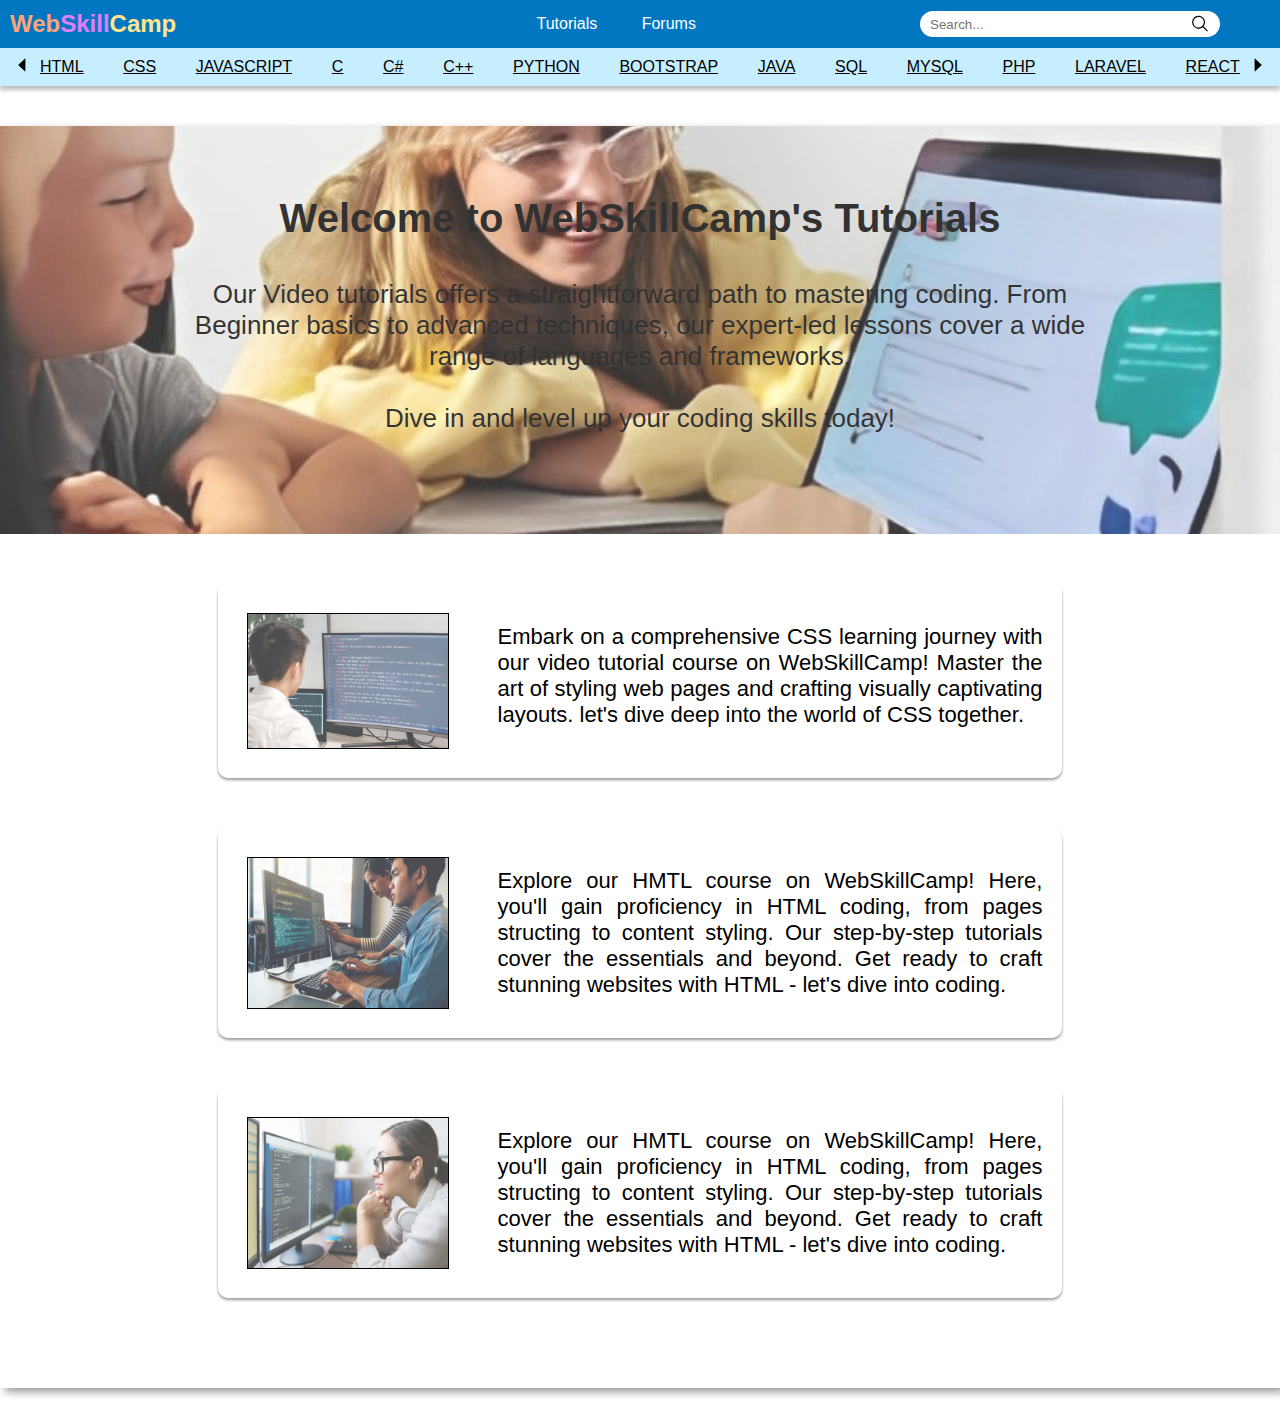
<file: tutorials.html>
<!DOCTYPE html>
<html lang="en">
<head>
    <meta charset="UTF-8">
    <meta name="viewaort" content="width=device-width, initial-scale=1.0">
    <link rel="stylesheet" href="tutorials.css">
    <link rel="stylesheet" href="footer.css">
    <link rel="stylesheet" href="style.css">
    <title>Tutorials</title>
</head>
<body>
    <div class="container">
        <header>
            <div class="header_wrapper">
                <h1 class="logo"><a href="account.html">Skill</a></h1>
                <nav class="nav">
                    <ul>
                        <li><a href="tutorials.html">Tutorials</a></li>
                        <li><a href="forums.html">Forums</a></li>
                    </ul>
                </nav>
                <div class="search_con">
                    <input type="search" name="search" id="search" placeholder="Search...">
                    <svg width="20" height="20" viewBox="0 0 32 32" fill="none" xmlns="http://www.w3.org/2000/svg">
                        <path d="M29 27.5861L21.448 20.0341C23.2628 17.8554 24.1678 15.061 23.9747 12.232C23.7816 9.40309 22.5052 6.75751 20.4112 4.84563C18.3172 2.93376 15.5667 1.90279 12.732 1.9672C9.89717 2.03161 7.19635 3.18644 5.19133 5.19146C3.18632 7.19647 2.03149 9.89729 1.96708 12.7321C1.90267 15.5669 2.93363 18.3173 4.84551 20.4114C6.75738 22.5054 9.40296 23.7817 12.2319 23.9748C15.0608 24.1679 17.8553 23.2629 20.034 21.4481L27.586 29.0001L29 27.5861ZM3.99999 13.0001C3.99999 11.2201 4.52783 9.48003 5.51677 7.99998C6.5057 6.51994 7.91131 5.36639 9.55584 4.6852C11.2004 4.00401 13.01 3.82578 14.7558 4.17305C16.5016 4.52032 18.1053 5.37748 19.364 6.63615C20.6226 7.89483 21.4798 9.49847 21.8271 11.2443C22.1743 12.9901 21.9961 14.7997 21.3149 16.4443C20.6337 18.0888 19.4802 19.4944 18.0001 20.4833C16.5201 21.4723 14.78 22.0001 13 22.0001C10.6139 21.9975 8.32621 21.0484 6.63896 19.3612C4.9517 17.6739 4.00264 15.3863 3.99999 13.0001Z" fill="black"/>
                    </svg>
                </div>
            </div>
            <div class="languages">
                <div class="langauge_wrapper">
                    <!-- need to fix -->
                    <ul>
                        <li>
                            <svg width="45" height="32" viewBox="0 0 55 51" fill="none" xmlns="http://www.w3.org/2000/svg">
                                <path d="M32.0833 14.875V36.125L20.6249 25.5L32.0833 14.875Z" fill="black"/>
                            </svg>
                        </li>
                        <li><a href="">HTML</a></li>
                        <li><a href="">CSS</a></li>
                        <li><a href="">JAVASCRIPT</a></li>
                        <li><a href="">C</a></li>
                        <li><a href="">C#</a></li>
                        <li><a href="">C++</a></li>
                        <li><a href="">PYTHON</a></li>
                        <li><a href="">BOOTSTRAP</a></li>
                        <li><a href="">JAVA</a></li>
                        <li><a href="">SQL</a></li>
                        <li><a href="">MYSQL</a></li>
                        <li><a href="">PHP</a></li>
                        <li><a href="">LARAVEL</a></li>
                        <li><a href="">REACT</a></li>
                        <li><svg width="45" height="32" viewBox="0 0 55 51" fill="none" xmlns="http://www.w3.org/2000/svg">
                        <path d="M22.9167 36.125V14.875L34.375 25.5L22.9167 36.125Z" fill="black"/>
                        </svg>
                            </li>
                        </ul>
                    </div>
                </div>
        </header>

        <div class="tuts-container">
            <div class="header-container">
                <h1 class="title">Welcome to WebSkillCamp's Tutorials</h1><br>
                <p class="tuts-description">Our Video tutorials offers a straightforward path to mastering coding. From Beginner basics to advanced techniques, our expert-led lessons cover a wide range of languages and frameworks. <br><br> <span class="dive-in">Dive in and level up your coding skills today!</span></p>
            </div>
        
            <div class="course-container">
                <img src="img/Tutorial/html.jpg" alt="">
                <p>Embark on a comprehensive CSS learning journey with our video tutorial course on WebSkillCamp! Master the art of styling web pages and crafting visually captivating layouts. let's dive deep into the world of CSS together.</p>
            </div>
            <div class="course-container">
                <img src="img/Tutorial/css.jpg" alt="">
                <p>Explore our HMTL course on WebSkillCamp! Here, you'll gain proficiency in HTML coding, from pages structing to content styling. Our step-by-step tutorials cover the essentials and beyond. Get ready to craft stunning websites with HTML - let's dive into coding.</p>
            </div>
            <div class="course-container">
                <img src="img/Tutorial/js.jpg" alt="">
                <p>Explore our HMTL course on WebSkillCamp! Here, you'll gain proficiency in HTML coding, from pages structing to content styling. Our step-by-step tutorials cover the essentials and beyond. Get ready to craft stunning websites with HTML - let's dive into coding.</p>
            </div>
        </div>
</body>
</html>
</file>
<file: style.css>
*,*::before,
*::after{
    padding: 0;
    border: initial;
    list-style: none;
    text-decoration: none;
    margin: 0;
    box-sizing: border-box;
}
:root{
    --header-bg-color:#0077C0;
    --languages-bg-color:#C7EEFF;
    --text-color-light:#fff;
    --main-text-color:#443A3A;
    --text-color-dark:#000;
    --bg-white:#fff;
    --link-text-color:#2D2D5E;
    --section-bg-one:#B2CFFA;
    --explore-btn:#1D242B;
    --about-bg:hsl(216, 88%, 84%);
    --footer-bg-color:#0C2680;
    --service-bg-box:rgba(178, 207, 250,59%);
}
html{
    scroll-behavior: smooth;
}
button{
    cursor: pointer;
}
body{
    font-family: Arial, Helvetica, sans-serif;
}
header{
    background-color: var(--header-bg-color);

}
svg{
    cursor: pointer;
}
.header_wrapper{
    margin: 0 auto;
    max-width: 1400px;
    display: flex;
    align-items: center;
    padding: 10px;
    justify-content: space-between;   
}
.container h1.logo,
h1.logo::before,
h1.logo::after{
    cursor: pointer;
    font-size: 24px;

}
h1.logo a{
    color: #E07DF9;
}
h1.logo{
    color: #E07DF9;
    flex-grow: 1;
}
h1.logo::before{
    content: "Web";
    color: #FFA37B;
}
h1.logo::after{
    content: "Camp";
    color: #FFE68E;
}
nav {
    flex-grow: .6;
}
nav ul li{
    display: inline-block;
    margin: 0 20px;
}
nav ul li a{
    color: var(--text-color-light);
    font-size: 16px;
}
nav ul li a:hover{
    text-decoration: underline;
}
.search_con{
    background-color: var(--bg-white);
    display: flex;
    padding: 3px 10px;
    border-radius: 100px;
    width: 100%;
    max-width: 300px;
    margin-right: 50px;
    justify-content: space-between;
}
.search_con input{
    width: 100%;
    outline: none;
    background-color: #fff;
}
.btn_con button{
    padding: 5px 8px;
    font-weight: 600;
    font-size: 14px;
    cursor: pointer;
    border-radius: 5px;
}
@keyframes btnanimate {
    0%{
        transform: translateY(0);
    }25%{
        transform: translateY(5px);
    }50%{
        transform: translateX(10);
    }75%{
        transform: translateY(5px);
    }100%{
        transform: translateX(0);
    }
}
.btn_con button#login{
    background: transparent;
    color: #fff;
}
.btn_con button#signup:hover{
    box-shadow: 0px 2px 8px rgba(255, 255, 255, 0.4);
    animation: btnanimate .50s linear 2;
}
.btn_con button#login:hover{
    color: #f9f17d;
}
.btn_con #logout{
    background-color: transparent;
    border: 1px solid #fff;
    color: var(--text-color-light);
}
/* need to fix */
.languages{
    background-color: var(--languages-bg-color);
    box-shadow: 0px 4px 4px rgba(0, 0, 0, 0.25);
}
.languages ul{
    display:flex;
    justify-content:space-between;
    align-items: center;
    width: 100%;
    max-width: 1400px;
    padding: 0 30px;
    max-width: 1400px;
    overflow: hidden;
    margin: 0 auto;
}
.languages li:first-child,
.languages li:last-child{
    position: absolute;
}
.languages li:first-child{
    left: 0;
}
.languages li:last-child{
    right: 0;
}
.languages a{
    color: var(--text-color-dark);
    text-decoration: underline;
}
.languages .langauge_wrapper{
    margin: 0 auto;
    padding: 10px;
    max-width: 1490px;
    position: relative;
}
.bar{
    margin-left:40px;
    display: none;
    z-index: 5;
}

/* Main */
.txt_container{
    padding: 100px 0;
    width: 70%;
    margin: 0 auto;
    text-align: center;
}
.txt_container p:nth-child(1){
    font-size: 14px;
    font-weight: lighter;
    line-height: 20px;
    margin-bottom: 10px;
}
.txt_container h2{
    font-size: 30px;
    font-weight: bolder;
    width: 100%;
    margin: 0 auto;
    max-width: 500px;
    line-height: 30px;
}
.txt_container small{
    font-size: 14px;
    font-weight: lighter;
    width: 300px;
    margin: 10px auto;
     display: block;
    line-height: 20px;
    font-style: italic;
}
.txt_container a{
    font-size: 14px;
    font-weight: lighter;
    margin: -5px auto 0;
    display: block;
    text-decoration: underline;
}
/* Section 1 Popular course */
.popular_courses{
/* Rectangle 5 */
background:var(--section-bg-one);
width: 100%;
}
.popular_courses .txt_container p:nth-child(1){
    font-weight: 600;
}
.popular_courses .txt_container p:nth-child(3){
    font-weight: lighter;
    font-size: 14px;
    max-width: 500px;
    margin: 0 auto;
}
.popular_courses .txt_container h2{
    margin-bottom: 15px;
}
.popular_courses .txt_container strong{
    font-size: 15px;
}
.box_header{
    transition: 200ms transform ease-in-out;
}
.box:hover > .box_header {
    transform: scale(1.2);
}
section{
    padding: 25px 0;
}
.box_container{
    margin-top: -45px;
    display: flex;
    justify-content: space-around;
    flex-wrap: wrap;
    align-items: center;
    width: 100%;
}
.box_container .box{
    background-color: #fff;
    width: 30%;
    max-width:245px;
    height: 250px;
    text-align: center;
}
.box_container .box_header{
    border-bottom: 3px solid var(--section-bg-one);
    width: 100%;
    padding: 10px;
    display: flex;
    justify-content: space-between;
    align-items: center;
}
.pin{
    width: 40px;
}
.box_header span{
    width: 100%;
}
.box_container .box_body{
    width: 100%;
    padding: 20px;
}
/* button */
.btn_black{
    background-color: var(--explore-btn);
    color: var(--bg-white);
    padding: 10px 40px;
    display: block;
    margin: 40px auto;
    border: 1px solid var(--text-color-light);
}
.btn_black
{
    transition: transform 200ms ease;
}
.btn_black:hover{
    transform: scale(1.025);
}
/* Section 2 VId */
.vid_wrapper{
    display: flex;
    justify-content: space-between;
    gap: 30px;
    align-items: center;
    margin: 0 auto;
    width: 90%;
}
.vid_wrapper .text{
    width: 40%;
}
.vid_wrapper .text p{
    margin: 25px 0;
}
.vid_wrapper img{
    width: 95%;
    float: right;
    height: 100%;
}
#more_btn{
    float: right;
    margin: 40px 9%;
    box-shadow: 0 4px 4px rgba(0, 0, 0, 0.25);
    border: none;
}
@media only screen and (max-width:1100px) {
    nav ul li a{
        color: var(--text-color-light);
        font-size: 14px;
    }
}
@media only screen and (max-width:950px) {
    nav {
        position: absolute;
        background-color:#ddd;
        z-index: 2;
        top:50px;
        width: 100%;
        left: 0;
        height: 0;
        transition: height .45s;
    }
    nav.active{
        height: 94%;
    }
    .search_con{
        position: absolute;
        z-index: 4;
        opacity: 0;
        transition: opacity .25s;
    }
    nav.active + .search_con{
        opacity: 1;
    }
    nav ul li{
        display: block;
        line-height: 40px;
        text-align: center;
        margin: 0 20px;
    }
    nav ul,.search_con {
        position: absolute;
        top: 200px; /* Adjust as needed */
        left: 0;
        right: 0;
        margin: 0 auto;
    }
    .header_wrapper .search_con{
        top: 200px;
    }     
    nav ul li a{
        color: var(--text-color-dark);
        opacity: 0;
    }
    nav.active ul li a{
        opacity: 1;
    }
    .bar{
        display: block;
    }
    /* Popular courses section */
    .box_container{
        flex-direction: column;
        gap: 30px;
    } 
    .box_container .box{
        width: 90%;
        transition: all 1s ease-in-out;
        max-width:350px;
        height: 20%;
        max-height: 250px;
    }
    .popular_courses svg{
        display: none;
    }
    /* Section 2 VId */
    .vid_wrapper{
        flex-direction: column-reverse;
    }
    .vid_wrapper .text{
        width: 90%;
    }
}   
@media screen and (max-width:600px) {
        /* Section 2 VId */
        .vid_wrapper{
            width: 100%;
        }
        .vid_wrapper .text{
             width: 90%;
        }
        .vid_wrapper img{
            margin-top: -50px;
            width: 100%;
        }
        #more_btn{
            margin: 0 auto;
            float: none;
        }
}
@media only screen and (max-width:380px){
    .btn_con button{
        position: absolute;
        top: 400px;
        z-index: 7;
        left: 0;
        right: 0;
        margin: 0 auto;
        background: none;
        opacity: 0;
        transition: opacity .30s;
    }
    nav.active ~  .btn_con button{
        opacity: 1;
    }
    .btn_con button#login{
        top: 370px;
        color: #000;
    }

    /* main */
    .txt_container small{
        width: 200px;
    }
}
.navigate_footer{
    position: fixed;
    top: 415px;
    transition: all 500ms ease-in-out;
    padding: 20px;
    background-color: rgba(0, 0, 0, 0.8);
    cursor: pointer;
}
.navigate_footer i{
    font-size: 30px;
    color: #fff;
}
</file>
<file: footer.css>
footer ,
footer a{
    margin-top: 140px;
    background-color: var(--footer-bg-color);
    color: var(--text-color-light);
}
.logo_footer_con{
    padding: 30px 0 20px;
    text-align: center;
    border-bottom: 1px solid var(--text-color-light);
}
.footer_navagations{
    display: flex;
    flex-wrap: wrap;
    padding-bottom: 20px;
    justify-content: space-around;
    align-items: center;
}
.logo_footer_con h2{
    font-size: 24px;
}
.footer_navagations div:nth-child(1){
   line-height: 30px;
}
.footer_navagations div:nth-child(1) ul li{
    text-decoration: underline;
    width: 25%;
}
.footer_navagations div:nth-child(1) strong,
.footer_about strong{
   line-height: 70px;
}
.footer_about{
    padding-left: 20px;
    width: 25%;
    min-width: 350px;
    font-weight: lighter;
}
.footer_navagations div:last-child{
    text-decoration: underline;
    line-height: 30px;
}
.footer_end{
    padding: 0px 20px;
    background-color: var(--text-color-light);
    color: var(--text-color-dark);
    display: flex;
    justify-content: space-between;
    align-items: center;
}
footer svg{
    width: 25px;
}
.social_icons{
    display: flex;
    align-items: center;
    width: 30%;
    max-width: 250px;
    justify-content: space-between;
}
@media only screen and (max-width:350px){
    .footer_navagations{
        align-items: flex-start;
    }
    .footer_navagations div:last-child{
        margin-top: 20px;
    }
    .footer_about{
        padding-left: 0px;
        font-size: 14px;
        text-align: center;
        min-width: 280px;
    }
    
}
@media only screen and (max-width:500px){
    .footer_end{
        flex-direction: column;
        padding: 10px 0 0;
    }
    .social_icons{
        width: 60%;
    }
}
</file>
<file: about.css>
.about{
    width: 90%;
    margin: 0 auto;
}
.about_wrapper{
    display: flex;
}
.about h2{
    line-height: 50px;
}
.about_wrapper .img_con{
    margin-top: -20px;
    width: 80%;
    min-width: 460px;
    height: 40vh;
    position: relative;
}
.img_con img{
    position: absolute;
    background-size: contain;
    width: 100%;
    height: 100%;
}
.about_wrapper .txt p{
    margin: 20px 0;
    width: 90%;
}
.team_con{
    padding: 30px;
    width: 100%;
    max-width: 1220px;
    margin: 0 auto;
}
.our_team{
    background-color: var(--about-bg);
}
.our_team h2{
    text-align: center;
}
.our_team .img_con_prof{
    width: 50px;
    height: 50px;
    border-radius: 50%;
}
.our_team .img_con_prof img{
    width: 100%;
    height: 100%;
    border-radius: 50%;
}
.team_con{
    display: flex;
    flex-wrap: wrap;
    justify-content: space-evenly;
    gap: 50px;
}
.each_person{
    background-color: var(--text-color-light);
    display: flex;
    align-items: center;
    justify-content: center;
    gap: 10px;
    padding: 10px;
    filter: drop-shadow(0px 2px 8px rgba(0, 0, 0, 0.25));
    min-width: 230px;
    cursor: pointer;
    position: relative;
}
.person_info{
    width: 70%;
    min-width: 150px;
    display: flex;
    text-align: center;
    flex-direction: column;
}
.person_info span{
    font-size: 14px;
}

/* tooltip */
.each_person::after,
.each_person::before
{
    /* make scale 0 will disppear */
    --scale:0;
    position: absolute;
    top: -30px;
    transform: translateY(-20%) scale(var(--scale));
    transition: 150ms transform;
    left: 0;
    /* pop up from bottom to top */
    transform-origin: bottom center;
}
.each_person::before{
    /* the data toolpit on our html */
    content: attr(data-tooltip);
    color: #fff;
    padding: .5rem;
    /* make with 100% depend to its content */
    width: max-content;
    text-align: center;
    max-width: 100%;
    background-color: #333;
    border: 1px solid white;
}
.each_person:hover::before,
.each_person:hover::after{
    /* pop up scale:1 make the toolpit back */
    --scale:1;
}
.each_person:hover::after {
    /* arrow */
    content: ''; 
    position: absolute; 
    top: 0; 
    left: 10%; 
    transform: translateX(-50%); 
    width: 0; 
    height: 0; 
    border-style: solid;
    border-width: 10px 10px 0 10px;
    border-color: #333 transparent transparent transparent; 
}
@media only screen and (max-width:900px){
    .about_wrapper{
        display: flex;
        flex-direction: column-reverse;
    }
    .about{
        width: 100%;
    }
    .about h2{
        text-align: center;
    }
    .about_wrapper .txt p{
        margin: 20px 0;
        width: 100%;
        padding: 10px 20px;
    }
    .about_wrapper .txt {
        margin: 20px 0;
        width:100%;
        padding: 10px 20px;
    }
    .team_con{
        padding: 30px;
        width: 100%;
        max-width: 1220px;
        margin: 0 auto;
    }
}
@media only screen and (max-width:900px){
    .about_wrapper .img_con{
       display: none;
    }
    .about > h3{
        margin-left: 40px;
    }
}
</file>
<file: career.css>
.career{
    width: 100%;
}
.banner{
    width: 100%;
    height: 500px;
    position: relative;
    margin: 0 auto;
    display: flex;
    align-items: center;
    justify-content: center;
}
.career .background_image{
    background-image: url('img/Career/career.jpg');
    width: 100%;
    height: 100%;
    z-index: -1;
    background-repeat: no-repeat;
    background-size: cover;
    position: absolute;
    background-position: center;
    top: 0;
    left: 0;
    opacity: 0.5;
}
.banner h1 {
    font-size: 60px;
    letter-spacing: 2px;
    text-align: center;
    width: 100%;
    padding: 10px;
    color: #0C1036;
    margin: 0 auto;
    font-weight:800;
}
.welcome_text{
    width: 59%;
    font-size: 18px;
    text-align: center;
    margin: 30px auto;
}
.career_list{
    background-color:rgb(178, 207, 250,.59);
    padding: 30px 20px;
    text-align: center;
}
.flex{
    display: flex;
    margin: 20px auto;
    width: 100%;
    flex-wrap: wrap;
    justify-content: center;
    gap: 60px;
}
.rec{
    background-color: #fff;
    padding: 20px;
    box-shadow: 0 4px 4px rgba(0, 0, 0, 0.25);
    width: max-content;
}
.rec p{
    cursor: pointer;
}
.stories{
    width: 95%;
    margin: 30px auto;
}
.img_flex{
    display: flex;
    justify-content: space-around;
    flex-wrap: wrap;
    margin: 20px 0;
}
.stories_box{
    width: 400px;
    text-align: center;
    height: 350px;
}
.stories_box span{
    color: rgba(0, 0, 0, 0.60);
    font-weight: bold;
    margin: 10px 0;
    display: block;
    font-size: 20px;
}
.stories_box p{
    font-size: 18px;
    width: 70%;
    margin: 0 auto;
}
.stories_box img{
    width: 100%;
    height: 100%;
}
@media screen and (max-width: 768px) {
    .banner h1 {
        font-size: 40px; /* Adjust the font size for smaller screens */
    }
}

@media screen and (max-width: 480px) {
    .banner h1 {
        font-size: 30px; /* Adjust the font size for even smaller screens */
    }
}
</file>
<file: contact.css>
body{
    background-color: #B2CFFA;
}
h2{
    font-size: 30px;
    text-align: center;
}
.contact{
    margin: 50px auto;
    width: 90%;
    max-width: 800px;
    box-shadow: 0 2px 8px rgba(0,0,0,0.25);
    padding: 30px 40px;
    background-color: rgba(255,255,255,0.70);
}
.form_con{
    display: flex;
    margin-top: 30px;
    flex-wrap: wrap;
    background-color: #fff;
}
.form_con form,
.contact_info{
    width: 50%;
    min-width: 300px;
    position: relative;
    padding: 30px;
}
.contact_info{
    background-image: url('img/contact.jpg');
    background-size: cover;
    background-position: center;
}
.contact_info > *{
    line-height: 30px;
}
.form_con form > *{
    display: block;
    margin: 0 auto;
}
.form_con label{
    margin-left:18px;
    line-height: 30px;
}
.form_con form input,
.form_con form textarea{
    width: 90%;
    height: 35px;
    resize: none;
    border: 1px solid black;
    border-radius: 10px;
    outline: none;
    padding: 10px;
}
.form_con form textarea{
    height: 100px;
}
.form_con form button{
    display: block;
    float: right;
    background-color: rgba(12, 38, 128,1);
    color: #fff;
    padding: 10px;
    margin:15px;
    border-radius: 10px;
    font-weight: bold;
}
.form_con form button:hover{
    background-color: rgba(12, 38, 128,0.8);
}
.social_icons{
    display: flex;
    justify-content: center;
    border-top: 1px solid #1A3B49;
    margin-top: 15px;
}
.social_icons svg{
    width: 40px;
    height: 30px;
    margin: 30px 10px;
}
.contact_info ul li:nth-child(even){
    font-weight: 600;
    margin-left: 15px;
}
.form_con .address{
    margin-top: 50px;
    line-height: 40px;
}
@media only screen and (max-width:800px){
    .form_con form,
    .contact_info{
        min-width: 100%;
    }
    .form_con form textarea{
        height: 150px;
    }
    .form_con label{
        line-height: 50px;
    }
}
</file>
<file: forums.css>
.main-container{
    width: 80%;
    margin: 100px auto;
}
.main-container img{
    height: 50px;
    width: 50px;
    border-radius: 100%;
}
.main-container .lorem{
    padding-top: 20px;
    padding-left: 20px;
}
.prof{
    display: flex;
}
.prof1{
    display: flex;
    margin-left: 20px;
}
.reply1{
    margin-left: 40px;
}
.semicolon{
    margin-left: 60px;
}
.add-comment{
    background-color: white;
    border: solid 1px black;
    padding: 10px;
    border-radius: 20px;
    font-weight: bold;
}
.sit-amet .helpful{
    padding: 0 20px;
    border-right: solid 1px black;
    border-left: solid 1px black;
    margin: auto 10px;
    
}
.sit-amet{
    margin-left: 100px;
    cursor: pointer;
}
.erika-reply{
    margin-top: 40px;
    margin-left: 90px;
}
@media only screen and (max-width:800px) {
    .prof1{
        display: flex;
        margin-left: 0px;
    }
    .reply1{
        margin-left: 0px;
    }
    .semicolon{
        margin-left: 0px;
    }
    .add-comment{
        background-color: white;
        border: solid 1px black;
        padding: 0px;
        border-radius: 20px;
        font-weight: bold;
    }
    .sit-amet .helpful{
        padding: 0 20px;
        border-right: solid 1px black;
        border-left: solid 1px black;
        margin: auto 0px;
        
    }
    .sit-amet{
        margin-left: 20px;
        cursor: pointer;
    }
    .erika-reply{
        margin-top: 40px;
        margin-left: 20px;
    }
}
</file>
<file: login.css>
*,
*::before,
::after{
    padding: 0;
    margin: 0;
    box-sizing: border-box;
}
:root{
    --body-background-color: #a2cff3;
    --border-color:#a2cff3;
    --text-color:black;
    --button-bg-color:rgb(20, 20, 96);
    --input-padding:10px;
    --form-bg-color:rgb(223, 238, 251);
    --padding:30px 20px;
    --box-shadow:rgba(0,0,0,0.1);
    --logo-font-size:20px;
    --h3-font-size:25px;
    --transition-duration: 0.3s;
    --test:#2677bd;
    --success-color:#0d790d;
    --error-color:#bb2727;
}
body{
    padding: 20px;
    height: 100vh;
    font-family: Arial, Helvetica, sans-serif;
    width: 100%;
    background-color: var(--body-background-color);
    transition: background-color var(--transition-duration) ease, color var(--transition-duration) ease;

}
/* color all elemetns */
p,h3,label,span{
    color: var(--text-color);
}
#home{
    cursor: pointer;
}

h1.logo span{
    animation: textanimate 2s ease-in-out infinite;
    display: inline;
    font-weight: 800;
    position: absolute;
    color: violet;
    font-size: var(--logo-font-size);
}
h1.logo span:before{
    content: "Web";
    color: orange;
}
h1.logo span:after{
    color: yellow;
    content: "Camp";
}
form{
    position: relative;
}
.login-container{
    margin: 60px auto 20px;
    width: 90%;
    max-width: 500px;
    background-color: var(--form-bg-color);
    padding: var(--padding);
    border-radius: 10px;
    box-shadow: 2px 2px 8px var(--box-shadow);
}
.login-container h3{
    font-weight: 600;
    font-size: var(--h3-font-size);
    width: 80%;
    margin: 0 auto;
    text-align: center;
}
.login-container form p{
    font-weight: normal;
    font-size: 22px;
    text-align: center;
    margin: 22px auto;
}
.input-groups{
    line-height: 35px;
    position: relative;
}
.input-groups input{
    width: 100%;
    border-radius: 5px;
    border: 1px solid black;
    font-size: 16px;
    padding: var(--input-padding);
}
.input-groups input:focus{
    outline: 1px solid var(--border-color);
    border-color: transparent;
}
.input-groups label{
    line-height: 25px;
    font-weight: 600;
}
.input-groups i{
    position: absolute;
    right: 10px;
    cursor: pointer;
    top: 46px;
}
.recovery{
    float: right;
    margin-top: 10px;
}
button.btn{
    --text-color:white;
    margin:10px 0;
    background-color: var(--button-bg-color);
    color: var(--text-color);
    width: 100%;
    padding: var(--input-padding);
    border-radius: 30px;
    border: none;
    font-size: 18px;
    transition: opacity 0.25s ease;
    cursor: pointer;
}
button.btn:hover{
    background-color: var(--button-bg-color);
    opacity: 0.7;
}
.msg{
    color: red;
}
.alreadyAccount{
    text-align: center;
    font-weight:500;
}
.account-icons{
    display: flex;
    width: 100%;
    padding: var(--padding);
    justify-content: space-around;
}
.account-icons svg{
    cursor: pointer;
}
/* buttons mode */
#lightmode,
#darkmode{
    float: right;
    padding: var(--input-padding);
    cursor: pointer;
    background-color: #fff;
    border: none;
}
#darkmode{
    background-color:var(--button-bg-color);
    color: #fff;
    
}
@keyframes textanimate {
    0%{
        transform: translateX(0);
    }50%{
        transform: translateX(30px);
    }
    100%{
        transform: translateX(0px);
    }
}
</file>
<file: service.css>
.our_service{
    width: 90%;
    max-width: 1200px;
    margin: 0 auto;
}
.our_service h2,
.our_service p{
    margin:20px 0;
    width: 650px;
    text-align: justify;
}
.services_box{
   display: flex;
   margin-top: 30px;
   flex-wrap: wrap;
   justify-content: center;
   gap: 40px;
}
.service_header{
    padding-bottom: 15px;
    display: flex;
    justify-content: space-between;
    align-items: center;
}
.flex_box{
    background-color:var(--service-bg-box);
    width: 100%;
    padding: 15px 15px 50px;
    box-shadow: 0 4px 4px rgba(0,0,0,0.25);
    text-align: justify;
    max-width: 320px;
}
@media only screen and (max-width:800px) {
    .our_service h2,
    .our_service p{
        width: 100%;
    }
}
</file>
<file: tutorials.css>
.tuts-container{
    margin:40px auto;
    background-color: white;
    box-shadow: 5px 4px 8px rgba(0, 0,0, 0.4);
    padding-bottom: 40px;
}
.header-container{
    color: black;
    background-color: rgba(2505, 255,255, 0.4);
    text-align: center;
    padding-top: 70px;
    background-image: url(img/Tutorial/tutorialbg.jpg);
    background-size: cover;
    background-position-y: -200px;
    background-repeat: no-repeat;
    opacity: 0.8;
}
.header-container .title{
    font-size: 40px;
}
.header-container .tuts-description{
    font-size: 26px;
    margin: 20px 15%;
    padding-bottom: 100px;
}
.course-container{
    margin: 50px 17%;
    box-shadow: 0px 2px 3px rgba(0, 0,0, 0.4);
    background-color: white;
    display: flex;
    border-radius: 10px;
}
.course-container p{
    color: black;
    margin: 40px 20px;
    font-size: 22px;
    text-align: justify;
}
.course-container img{
    outline: 1px solid black;
    margin: 30px;
    width: 200px;
}

@media only screen and (max-width:900px){
    .course-container{
        display: flex;
        padding-top: 20px;
        flex-direction: column;
    }
    .course-container img{
        width: 90%;
        margin: 0 auto;
    }
    .header-container{
        height: 110vh;
    }
}
</file>
